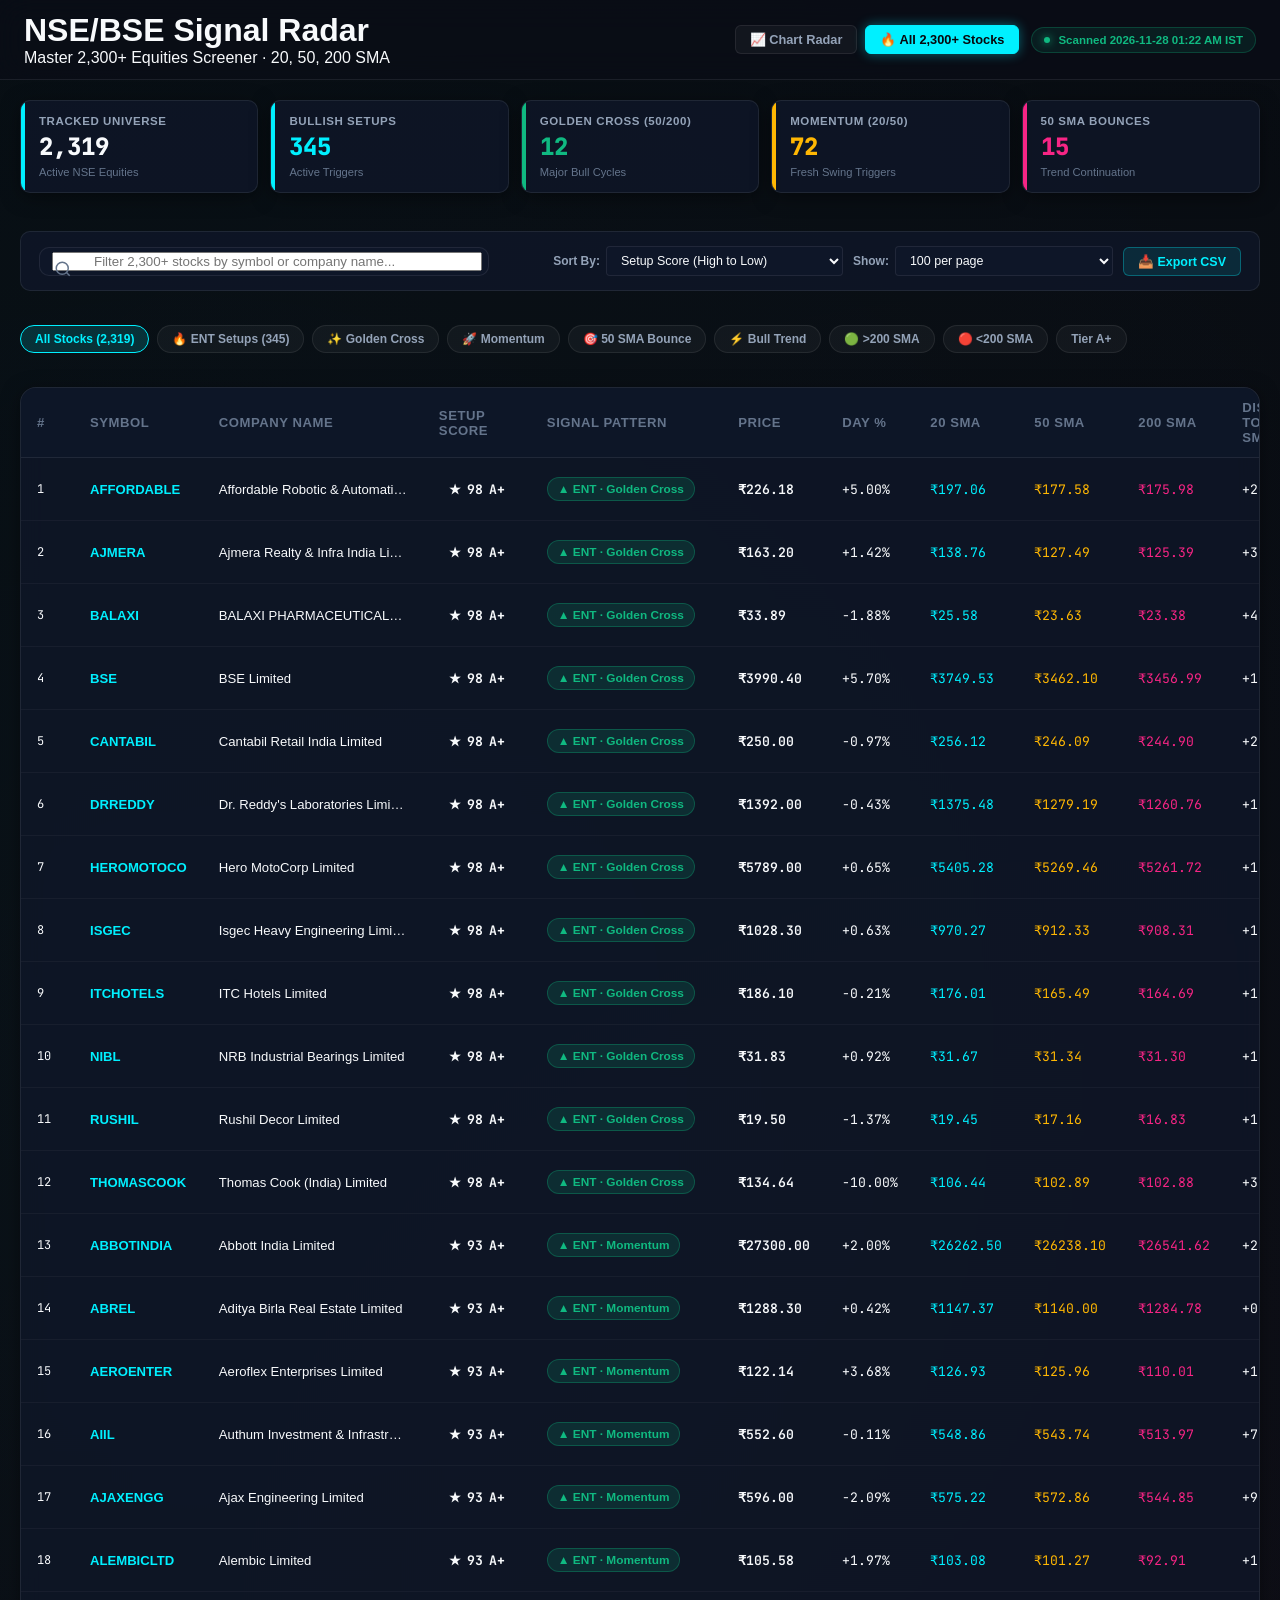
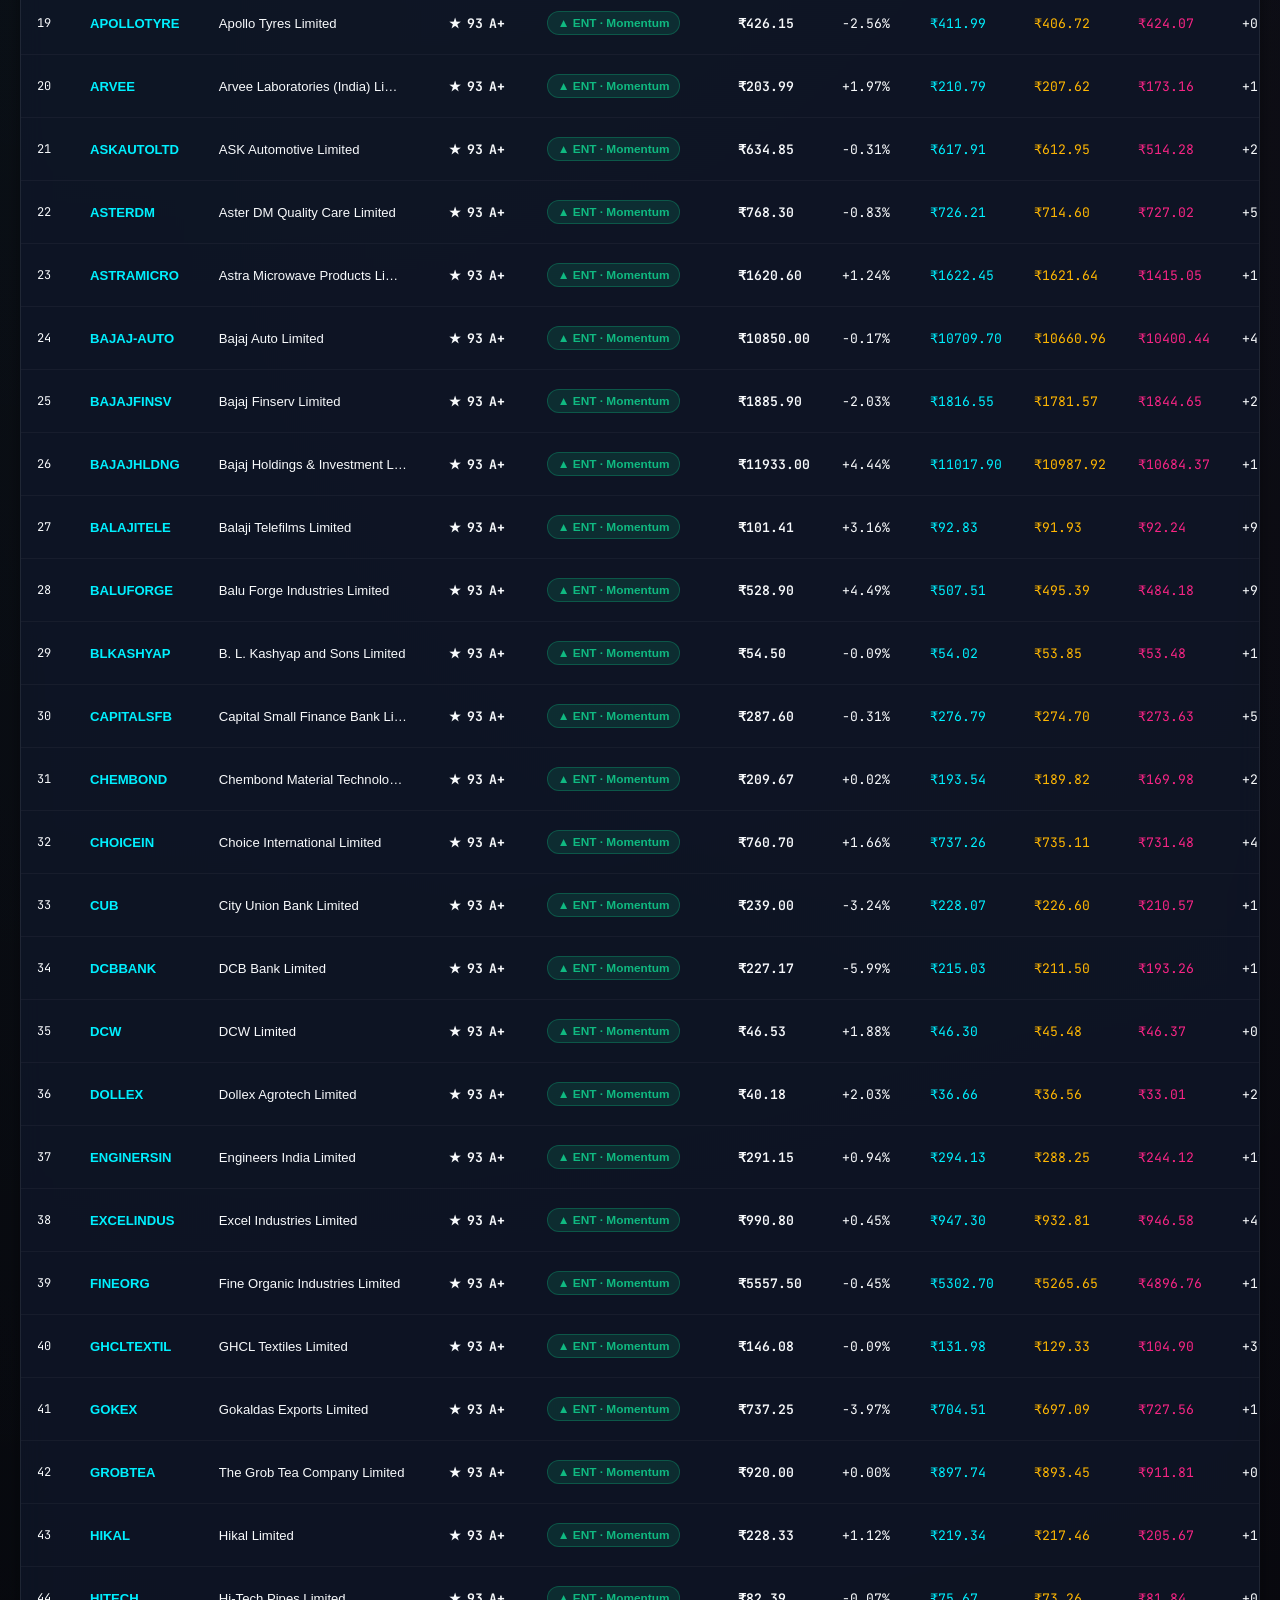
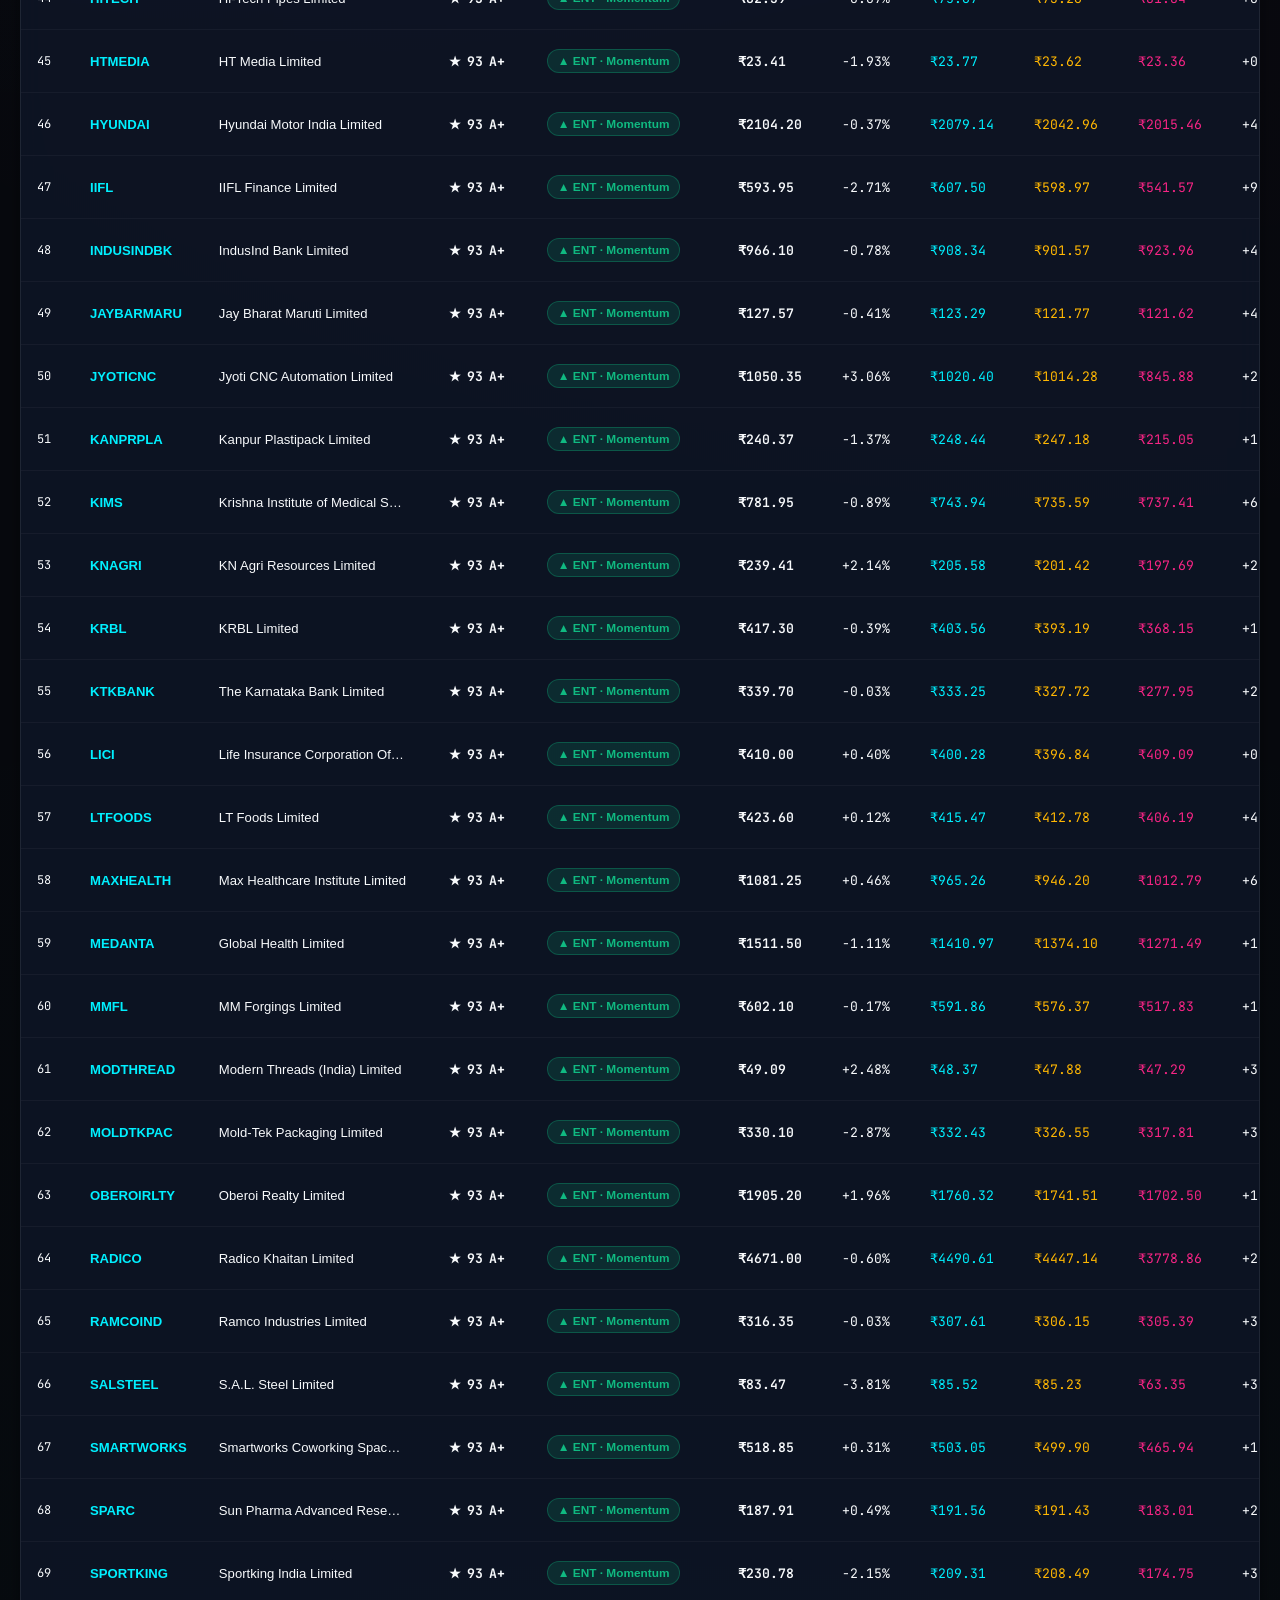
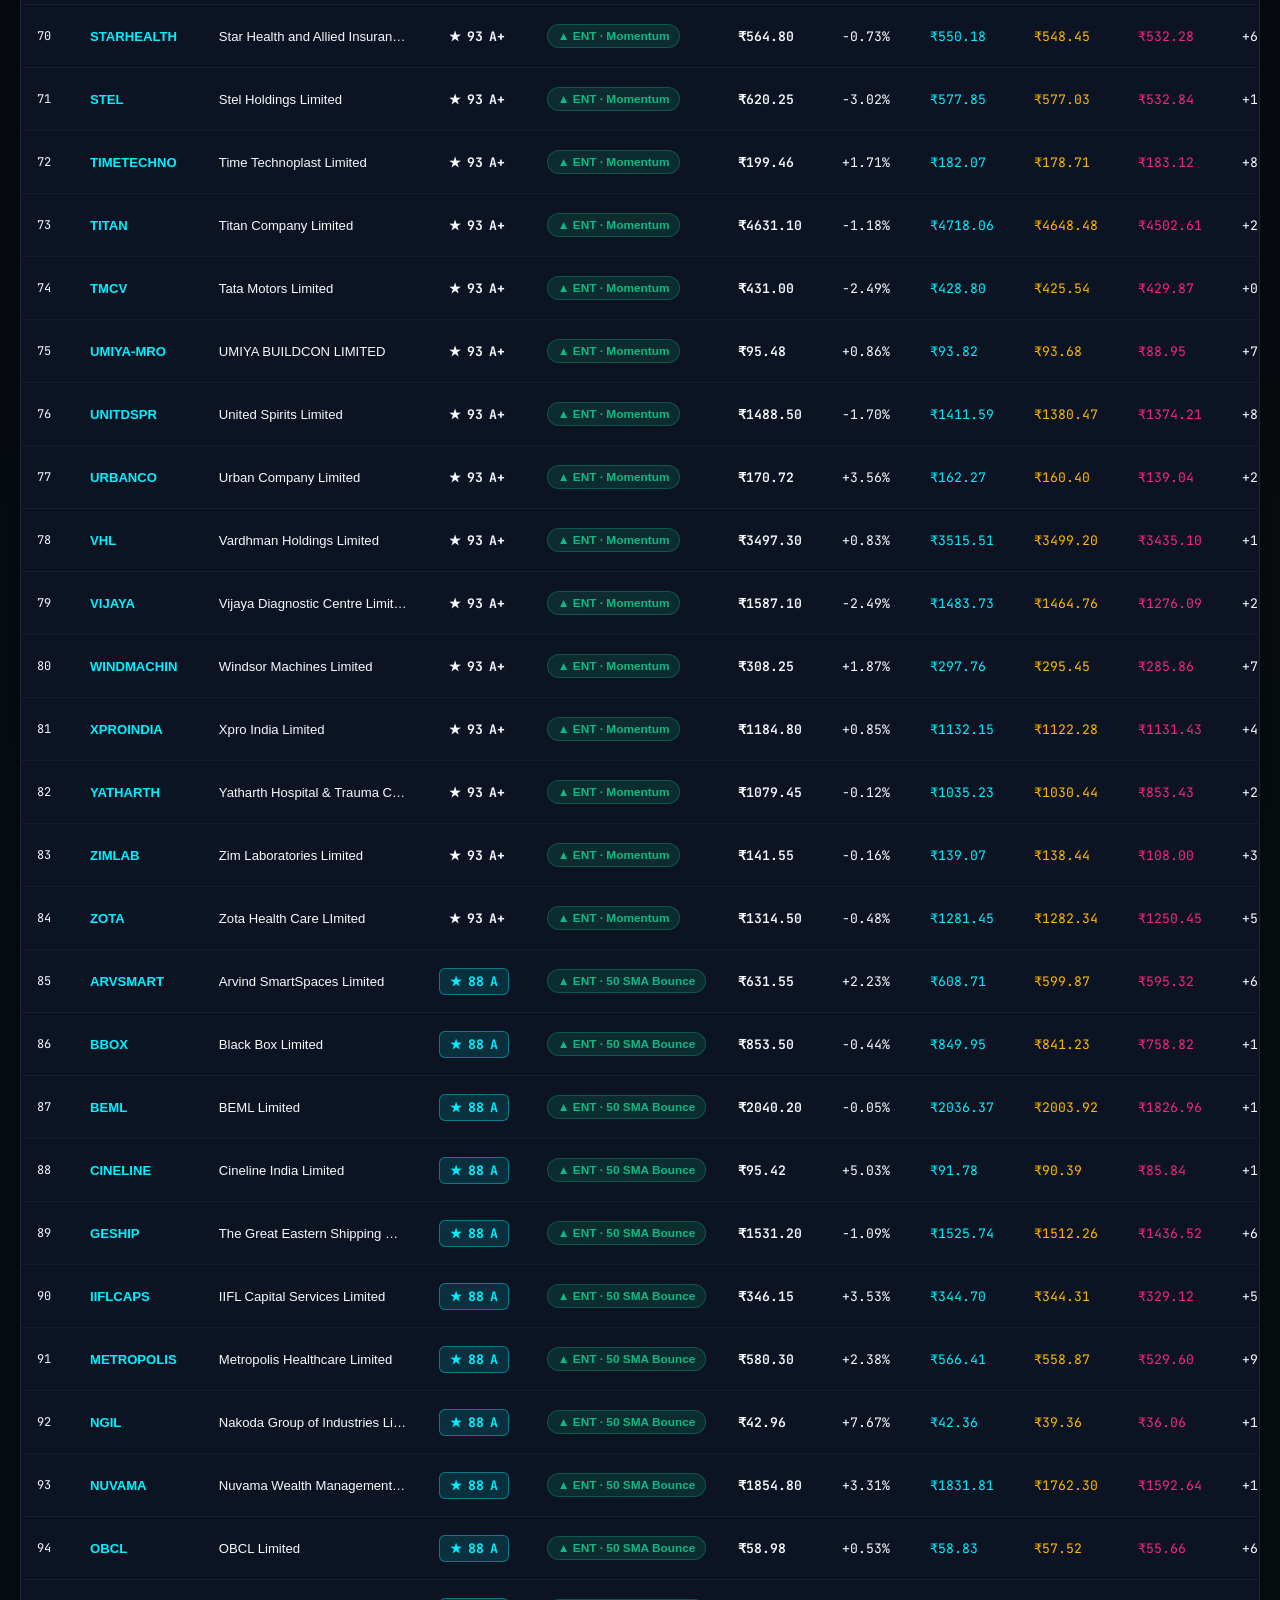
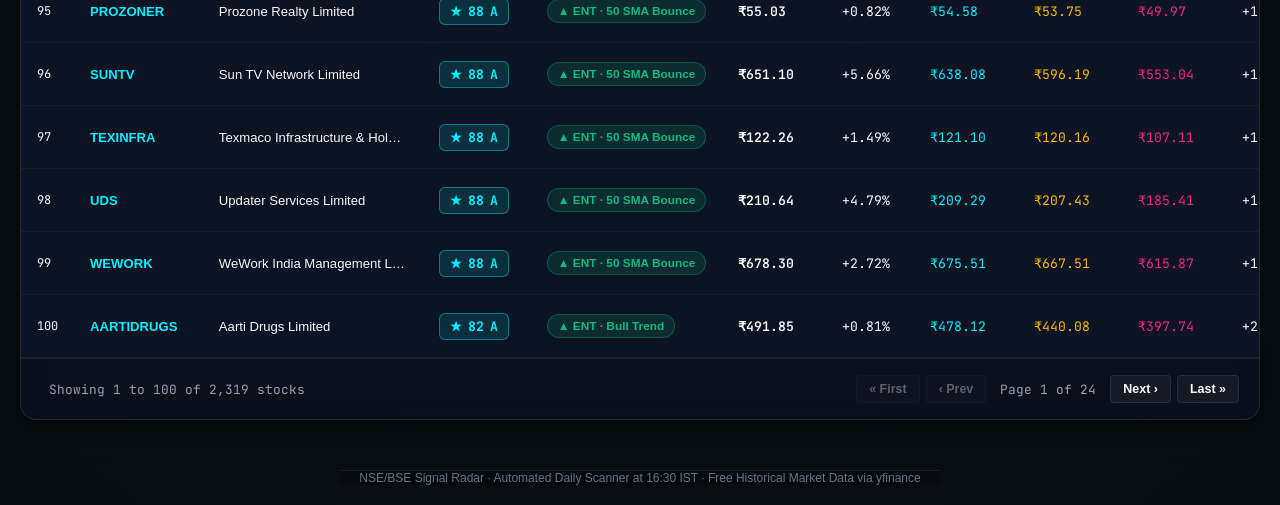
<file: stocks.html>
<!DOCTYPE html>
<html lang="en">
<head>
  <meta charset="UTF-8">
  <meta name="viewport" content="width=device-width, initial-scale=1.0">
  <title>All 2,300+ NSE Stocks Directory & Screener | NSE/BSE Signal Radar</title>
  <meta name="description" content="Explore all 2,300+ active NSE equities with 20, 50, 200 Moving Average signals, Golden Crosses, and ranked technical setups.">
  <link rel="preconnect" href="https://fonts.googleapis.com">
  <link rel="preconnect" href="https://fonts.gstatic.com" crossorigin>
  <link href="https://fonts.googleapis.com/css2?family=Inter:wght@400;500;600;700;800&family=JetBrains+Mono:wght@400;500;600;700&display=swap" rel="stylesheet">
  <link rel="stylesheet" href="styles.css">
  <style>
    .export-btn {
      background: rgba(0, 240, 255, 0.1);
      border: 1px solid rgba(0, 240, 255, 0.3);
      color: var(--color-sma20);
      padding: 6px 14px;
      border-radius: var(--radius-sm);
      font-size: 0.78rem;
      font-weight: 700;
      cursor: pointer;
      display: inline-flex;
      align-items: center;
      gap: 6px;
      transition: all 0.2s;
    }
    .export-btn:hover {
      background: var(--color-sma20);
      color: #07090e;
      box-shadow: 0 0 10px rgba(0, 240, 255, 0.4);
    }
    .tier-neutral {
      background: rgba(255, 255, 255, 0.05);
      border: 1px solid rgba(255, 255, 255, 0.1);
      color: var(--text-dim);
    }
    .badge-bearish {
      background: rgba(239, 68, 68, 0.12);
      border: 1px solid rgba(239, 68, 68, 0.3);
      color: #f87171;
    }
    .badge-early {
      background: rgba(245, 158, 11, 0.12);
      border: 1px solid rgba(245, 158, 11, 0.3);
      color: #fbbf24;
    }
    .badge-neutral {
      background: rgba(255, 255, 255, 0.05);
      border: 1px solid rgba(255, 255, 255, 0.1);
      color: var(--text-dim);
    }
  </style>
</head>
<body>
  <!-- Top Navigation Header -->
  <header class="app-header">
    <div class="header-left">
      <div class="radar-logo-pulse"></div>
      <div class="brand-text">
        <h1 class="brand-title">NSE/BSE Signal Radar</h1>
        <p class="brand-subtitle">Master 2,300+ Equities Screener · 20, 50, 200 SMA</p>
      </div>
    </div>

    <div class="header-right" style="display: flex; gap: 12px; align-items: center;">
      <nav class="main-nav" style="display: flex; gap: 8px;">
        <a href="index.html" class="nav-btn">📈 Chart Radar</a>
        <a href="stocks.html" class="nav-btn active">🔥 All 2,300+ Stocks</a>
      </nav>
      <div class="live-status">
        <span class="status-dot"></span>
        <span class="status-text" id="headerStatusText">Daily Cloud Scan</span>
      </div>
    </div>
  </header>

  <main class="app-main" style="max-width: 1400px; margin: 0 auto; padding: 20px;">
    <!-- Top Summary Metrics Banner -->
    <section class="stats-banner">
      <div class="stat-box highlight-cyan">
        <span class="stat-box-label">Tracked Universe</span>
        <span class="stat-box-num" id="statTotalStocks">2,319</span>
        <span class="stat-box-sub">Active NSE Equities</span>
      </div>
      <div class="stat-box highlight-cyan">
        <span class="stat-box-label">Bullish Setups</span>
        <span class="stat-box-num font-mono" id="statScoredCount" style="color: #00f0ff;">--</span>
        <span class="stat-box-sub">Active Triggers</span>
      </div>
      <div class="stat-box highlight-green">
        <span class="stat-box-label">Golden Cross (50/200)</span>
        <span class="stat-box-num font-mono" id="statGoldenCrosses" style="color: var(--color-bullish);">--</span>
        <span class="stat-box-sub">Major Bull Cycles</span>
      </div>
      <div class="stat-box highlight-yellow">
        <span class="stat-box-label">Momentum (20/50)</span>
        <span class="stat-box-num font-mono" id="statSwingBreakouts" style="color: var(--color-sma50);">--</span>
        <span class="stat-box-sub">Fresh Swing Triggers</span>
      </div>
      <div class="stat-box highlight-magenta">
        <span class="stat-box-label">50 SMA Bounces</span>
        <span class="stat-box-num font-mono" id="statPullbackBounces" style="color: var(--color-sma200);">--</span>
        <span class="stat-box-sub">Trend Continuation</span>
      </div>
    </section>

    <!-- Interactive Filters & Search Bar -->
    <section class="directory-controls">
      <div style="display: flex; gap: 10px; align-items: center; flex: 1; min-width: 260px; max-width: 450px;">
        <div class="search-box-wrapper" style="position: relative; width: 100%;">
          <svg class="search-icon" viewBox="0 0 24 24" width="18" height="18" fill="none" stroke="currentColor" stroke-width="2" style="position: absolute; left: 14px; top: 12px; color: var(--text-dim);">
            <circle cx="11" cy="11" r="8"></circle>
            <line x1="21" y1="21" x2="16.65" y2="16.65"></line>
          </svg>
          <input type="text" id="directorySearchInput" placeholder="Filter 2,300+ stocks by symbol or company name..." style="width: 100%; padding-left: 40px;" autocomplete="off" spellcheck="false">
        </div>
      </div>

      <div style="display: flex; gap: 10px; align-items: center; flex-wrap: wrap;">
        <div style="display: flex; align-items: center; gap: 6px;">
          <span style="font-size: 0.75rem; color: var(--text-muted); font-weight: 600;">Sort By:</span>
          <select id="sortSelect" class="select-per-page">
            <option value="score_desc">Setup Score (High to Low)</option>
            <option value="change_desc">Day % Gainers (High to Low)</option>
            <option value="change_asc">Day % Losers (Low to High)</option>
            <option value="price_desc">Price (High to Low)</option>
            <option value="price_asc">Price (Low to High)</option>
            <option value="dist200_desc">Distance to 200 SMA (High to Low)</option>
            <option value="symbol_asc">Symbol Name (A to Z)</option>
          </select>
        </div>

        <div style="display: flex; align-items: center; gap: 6px;">
          <span style="font-size: 0.75rem; color: var(--text-muted); font-weight: 600;">Show:</span>
          <select id="perPageSelect" class="select-per-page">
            <option value="50">50 per page</option>
            <option value="100" selected>100 per page</option>
            <option value="250">250 per page</option>
            <option value="500">500 per page</option>
            <option value="1000">1,000 per page</option>
            <option value="5000">All 2,300+ Stocks (Single Page)</option>
          </select>
        </div>

        <button type="button" id="exportCsvBtn" class="export-btn" title="Download visible stocks to CSV">
          📥 Export CSV
        </button>
      </div>
    </section>

    <!-- Category Filter Pills -->
    <div class="screener-filters" id="directoryFilters" style="margin-bottom: 16px;">
      <button class="filter-pill active" data-filter="all">All Stocks (<span id="countTotal">2,319</span>)</button>
      <button class="filter-pill" data-filter="scored">🔥 ENT Setups (<span id="countScored">0</span>)</button>
      <button class="filter-pill" data-filter="golden_crosses">✨ Golden Cross</button>
      <button class="filter-pill" data-filter="swing_breakouts">🚀 Momentum</button>
      <button class="filter-pill" data-filter="pullback_bounces">🎯 50 SMA Bounce</button>
      <button class="filter-pill" data-filter="power_trends">⚡ Bull Trend</button>
      <button class="filter-pill" data-filter="above_200">🟢 >200 SMA</button>
      <button class="filter-pill" data-filter="below_200">🔴 &lt;200 SMA</button>
      <button class="filter-pill" data-filter="tier_a">Tier A+</button>
    </div>

    <!-- Data Table Container -->
    <div class="tabs-section">
      <div class="table-responsive">
        <table class="data-table">
          <thead>
            <tr>
              <th style="width: 50px;">#</th>
              <th>Symbol</th>
              <th>Company Name</th>
              <th>Setup Score</th>
              <th>Signal Pattern</th>
              <th>Price</th>
              <th>Day %</th>
              <th>20 SMA</th>
              <th>50 SMA</th>
              <th>200 SMA</th>
              <th>Dist to 200 SMA</th>
              <th style="text-align: right;">Action</th>
            </tr>
          </thead>
          <tbody id="directoryTableBody">
            <tr>
              <td colspan="12" class="text-center text-muted" style="padding: 40px; text-align: center;">
                <div class="spinner" style="margin: 0 auto 12px auto;"></div>
                Loading master list of 2,300+ stocks...
              </td>
            </tr>
          </tbody>
        </table>
      </div>

      <!-- Pagination Bar -->
      <div class="pagination-bar" id="paginationBar">
        <span class="page-indicator" id="paginationInfo">Showing 0 to 0 of 0 stocks</span>
        <div class="pagination-controls">
          <button type="button" class="btn-page" id="btnFirstPage" title="First Page">« First</button>
          <button type="button" class="btn-page" id="btnPrevPage">‹ Prev</button>
          <span class="page-indicator" id="currentPageDisplay">Page 1 of 1</span>
          <button type="button" class="btn-page" id="btnNextPage">Next ›</button>
          <button type="button" class="btn-page" id="btnLastPage" title="Last Page">Last »</button>
        </div>
      </div>
    </div>
  </main>

  <footer class="app-footer" style="max-width: 1400px; margin: 30px auto 20px auto; padding: 0 20px; text-align: center; color: var(--text-dim); font-size: 0.75rem;">
    NSE/BSE Signal Radar · Automated Daily Scanner at 16:30 IST · Free Historical Market Data via yfinance
  </footer>

  <script>
    /**
     * Master 2,300+ Stocks Controller
     */
    const DIR_STATE = {
      masterStocks: [],
      scoredMap: {},
      allMerged: [],
      filtered: [],
      currentPage: 1,
      perPage: 100,
      activeFilter: 'all',
      searchQuery: '',
      sortField: 'score_desc'
    };

    const DIR_DOM = {
      tbody: document.getElementById('directoryTableBody'),
      searchInput: document.getElementById('directorySearchInput'),
      sortSelect: document.getElementById('sortSelect'),
      perPageSelect: document.getElementById('perPageSelect'),
      exportBtn: document.getElementById('exportCsvBtn'),
      filters: document.getElementById('directoryFilters'),
      paginationInfo: document.getElementById('paginationInfo'),
      currentPageDisplay: document.getElementById('currentPageDisplay'),
      btnFirst: document.getElementById('btnFirstPage'),
      btnPrev: document.getElementById('btnPrevPage'),
      btnNext: document.getElementById('btnNextPage'),
      btnLast: document.getElementById('btnLastPage'),
      statTotal: document.getElementById('statTotalStocks'),
      statScored: document.getElementById('statScoredCount'),
      statGolden: document.getElementById('statGoldenCrosses'),
      statSwing: document.getElementById('statSwingBreakouts'),
      statPullback: document.getElementById('statPullbackBounces'),
      countTotal: document.getElementById('countTotal'),
      countScored: document.getElementById('countScored'),
      headerStatus: document.getElementById('headerStatusText')
    };

    /**
     * Bootstrap & Load Data via Stale-While-Revalidate
     */
    async function initDirectory() {
      // 1. Try reading from instant browser cache
      try {
        const cachedMaster = localStorage.getItem('cached_stocks_master');
        const cachedScored = localStorage.getItem('cached_scanner_results');
        if (cachedMaster && cachedScored) {
          const masterList = JSON.parse(cachedMaster);
          const scoredPayload = JSON.parse(cachedScored);
          if (masterList.length && scoredPayload.categories) {
            processData(masterList, scoredPayload);
          }
        }
      } catch (e) {}

      // 2. Fetch fresh data concurrently
      try {
        const [masterRes, scoredRes] = await Promise.all([
          fetchMasterStocks(),
          fetchScoredSetups()
        ]);

        if (masterRes && masterRes.length && scoredRes) {
          processData(masterRes, scoredRes);
        }
      } catch (err) {
        console.error('Directory init error:', err);
      }
    }

    async function fetchMasterStocks() {
      // Try local api.php -> static file -> jsDelivr CDN
      let list = null;
      try {
        const res = await fetch('api.php?action=symbols');
        if (res.ok) list = await res.json();
      } catch (e) {}

      if (!list || !list.length) {
        try {
          const res2 = await fetch('stocks_master.json');
          if (res2.ok) list = await res2.json();
        } catch (e) {}
      }

      if (!list || !list.length) {
        try {
          const res3 = await fetch('https://cdn.jsdelivr.net/gh/darashana7/nse-signal-radar@main/stocks_master.json');
          if (res3.ok) list = await res3.json();
        } catch (e) {}
      }

      if (list && list.length) {
        try { localStorage.setItem('cached_stocks_master', JSON.stringify(list)); } catch (e) {}
      }
      return list || [];
    }

    async function fetchScoredSetups() {
      let data = null;
      try {
        const res = await fetch('api.php?action=scan_results');
        if (res.ok) data = await res.json();
      } catch (e) {}

      if (!data || !data.categories) {
        try {
          const res2 = await fetch('scanner_results.json');
          if (res2.ok) data = await res2.json();
        } catch (e) {}
      }

      if (!data || !data.categories) {
        try {
          const res3 = await fetch('https://cdn.jsdelivr.net/gh/darashana7/nse-signal-radar@main/scanner_results.json');
          if (res3.ok) data = await res3.json();
        } catch (e) {}
      }

      if (data && data.categories) {
        try { localStorage.setItem('cached_scanner_results', JSON.stringify(data)); } catch (e) {}
      }
      return data;
    }

    /**
     * Convert timestamp to Indian Standard Time (IST)
     */
    function formatIST(str) {
      if (!str) return '';
      if (typeof str === 'string' && str.includes('IST')) return str;
      if (typeof str === 'string' && str.includes('UTC')) {
        try {
          const iso = str.replace(' UTC', 'Z').replace(' ', 'T');
          const d = new Date(iso);
          if (!isNaN(d.getTime())) {
            return d.toLocaleString('en-IN', {
              timeZone: 'Asia/Kolkata',
              day: 'numeric',
              month: 'short',
              year: 'numeric',
              hour: 'numeric',
              minute: '2-digit',
              hour12: true
            }) + ' IST';
          }
        } catch (e) {}
      }
      try {
        const d = new Date(str);
        if (!isNaN(d.getTime())) {
          return d.toLocaleString('en-IN', {
            timeZone: 'Asia/Kolkata',
            day: 'numeric',
            month: 'short',
            year: 'numeric',
            hour: 'numeric',
            minute: '2-digit',
            hour12: true
          }) + ' IST';
        }
      } catch (e) {}
      return str;
    }

    /**
     * Merge 2,300+ Stocks with Scored Analysis
     */
    function processData(masterList, scoredData) {
      DIR_STATE.masterStocks = masterList;
      DIR_STATE.scoredMap = {};

      const cats = (scoredData && scoredData.categories) ? scoredData.categories : {};
      const allScored = cats.all_top || [];

      // 1. First populate all analyzed stocks from all_stocks if available
      if (scoredData && Array.isArray(scoredData.all_stocks)) {
        scoredData.all_stocks.forEach(item => {
          if (item && item.symbol) {
            DIR_STATE.scoredMap[item.symbol] = item;
          }
        });
      }

      // 2. Ensure all scored setups in all_top are mapped
      allScored.forEach(item => {
        if (item && item.symbol) {
          DIR_STATE.scoredMap[item.symbol] = item;
        }
      });

      // Update stat cards
      const goldenCount = (cats.golden_crosses || []).length;
      const swingCount = (cats.swing_breakouts || []).length;
      const pullbackCount = (cats.pullback_bounces || []).length;
      const totalUniverse = (scoredData && scoredData.totalScanned) ? scoredData.totalScanned : masterList.length;

      if (DIR_DOM.statTotal) DIR_DOM.statTotal.textContent = totalUniverse.toLocaleString();
      if (DIR_DOM.countTotal) DIR_DOM.countTotal.textContent = totalUniverse.toLocaleString();
      if (DIR_DOM.statScored) DIR_DOM.statScored.textContent = allScored.length;
      if (DIR_DOM.statGolden) DIR_DOM.statGolden.textContent = goldenCount;
      if (DIR_DOM.statSwing) DIR_DOM.statSwing.textContent = swingCount;
      if (DIR_DOM.statPullback) DIR_DOM.statPullback.textContent = pullbackCount;
      if (DIR_DOM.countScored) DIR_DOM.countScored.textContent = allScored.length;

      if (scoredData && scoredData.generatedAt && DIR_DOM.headerStatus) {
        DIR_DOM.headerStatus.textContent = `Scanned ${formatIST(scoredData.generatedAt)}`;
      }

      // Merge master stocks with scored setups
      DIR_STATE.allMerged = masterList.map(stock => {
        const scored = DIR_STATE.scoredMap[stock.s];
        if (scored) {
          return {
            ...scored,
            name: scored.name || stock.n,
            isScored: (scored.score > 0)
          };
        }
        return {
          symbol: stock.s,
          name: stock.n,
          score: 0,
          tier: 'NEUTRAL',
          setupType: 'NEUTRAL',
          badgeLabel: 'Neutral / Untriggered',
          price: null,
          changePercent: null,
          sma20: null,
          sma50: null,
          sma200: null,
          dist200Pct: null,
          isScored: false
        };
      });

      applyFiltersAndSort();
    }

    /**
     * Filter & Sort In Memory
     */
    function applyFiltersAndSort() {
      const q = DIR_STATE.searchQuery.trim().toUpperCase();
      const filter = DIR_STATE.activeFilter;

      let list = DIR_STATE.allMerged;

      // 1. Category Filter
      if (filter === 'scored') {
        list = list.filter(x => x.isScored);
      } else if (filter === 'golden_crosses') {
        list = list.filter(x => x.setupType === 'GOLDEN_CROSS');
      } else if (filter === 'swing_breakouts') {
        list = list.filter(x => x.setupType === 'SWING_BREAKOUT');
      } else if (filter === 'pullback_bounces') {
        list = list.filter(x => x.setupType === 'PULLBACK_BOUNCE');
      } else if (filter === 'power_trends') {
        list = list.filter(x => x.setupType === 'POWER_TREND');
      } else if (filter === 'above_200') {
        list = list.filter(x => x.price && x.sma200 && x.price > x.sma200);
      } else if (filter === 'below_200') {
        list = list.filter(x => x.price && x.sma200 && x.price < x.sma200);
      } else if (filter === 'tier_a') {
        list = list.filter(x => x.tier === 'A+' || x.tier === 'A');
      }

      // 2. Search Query Filter
      if (q) {
        list = list.filter(x => (x.symbol && x.symbol.includes(q)) || (x.name && x.name.toUpperCase().includes(q)));
      }

      // 3. Sorting
      const sort = DIR_STATE.sortField;
      list.sort((a, b) => {
        if (sort === 'score_desc') return (b.score || 0) - (a.score || 0);
        if (sort === 'change_desc') return (Number(b.changePercent) || -999) - (Number(a.changePercent) || -999);
        if (sort === 'change_asc') return (Number(a.changePercent) || 999) - (Number(b.changePercent) || 999);
        if (sort === 'price_desc') return (Number(b.price) || 0) - (Number(a.price) || 0);
        if (sort === 'price_asc') return (Number(a.price) || 0) - (Number(b.price) || 0);
        if (sort === 'dist200_desc') return (Number(b.dist200Pct) || -999) - (Number(a.dist200Pct) || -999);
        if (sort === 'symbol_asc') return (a.symbol || '').localeCompare(b.symbol || '');
        return 0;
      });

      DIR_STATE.filtered = list;
      DIR_STATE.currentPage = 1;
      renderTable();
    }

    /**
     * Render Active Page
     */
    function renderTable() {
      const total = DIR_STATE.filtered.length;
      const perPage = DIR_STATE.perPage;
      const maxPages = Math.max(1, Math.ceil(total / perPage));

      if (DIR_STATE.currentPage > maxPages) DIR_STATE.currentPage = maxPages;
      if (DIR_STATE.currentPage < 1) DIR_STATE.currentPage = 1;

      const page = DIR_STATE.currentPage;
      const startIdx = (page - 1) * perPage;
      const endIdx = Math.min(total, startIdx + perPage);

      const pageItems = DIR_STATE.filtered.slice(startIdx, endIdx);

      // Update Pagination info
      DIR_DOM.paginationInfo.textContent = `Showing ${total > 0 ? (startIdx + 1).toLocaleString() : 0} to ${endIdx.toLocaleString()} of ${total.toLocaleString()} stocks`;
      DIR_DOM.currentPageDisplay.textContent = `Page ${page} of ${maxPages}`;
      DIR_DOM.btnFirst.disabled = (page <= 1);
      DIR_DOM.btnPrev.disabled = (page <= 1);
      DIR_DOM.btnNext.disabled = (page >= maxPages);
      DIR_DOM.btnLast.disabled = (page >= maxPages);

      if (!pageItems.length) {
        DIR_DOM.tbody.innerHTML = `<tr><td colspan="12" class="text-center text-muted" style="padding: 30px; text-align: center;">No stocks found matching the criteria.</td></tr>`;
        return;
      }

      DIR_DOM.tbody.innerHTML = pageItems.map((item, idx) => {
        const globalRank = startIdx + idx + 1;
        let scoreBadgeClass = 'tier-neutral';
        if (item.tier === 'A+') scoreBadgeClass = 'tier-aplus';
        else if (item.tier === 'A') scoreBadgeClass = 'tier-a';
        else if (item.tier === 'B') scoreBadgeClass = 'tier-b';

        let badgeTypeClass = 'badge-signal-entry';
        let shortBadgeText = '▲ ENT · ' + (item.badgeLabel || 'Trigger');

        if (item.setupType === 'GOLDEN_CROSS') {
          badgeTypeClass = 'badge-signal-entry';
          shortBadgeText = '▲ ENT · Golden Cross';
        } else if (item.setupType === 'SWING_BREAKOUT') {
          badgeTypeClass = 'badge-signal-entry';
          shortBadgeText = '▲ ENT · Momentum';
        } else if (item.setupType === 'PULLBACK_BOUNCE') {
          badgeTypeClass = 'badge-signal-entry';
          shortBadgeText = '▲ ENT · 50 SMA Bounce';
        } else if (item.setupType === 'POWER_TREND') {
          badgeTypeClass = 'badge-signal-entry';
          shortBadgeText = '▲ ENT · Bull Trend';
        } else if (item.setupType === 'EARLY_ACCUMULATION') {
          badgeTypeClass = 'badge-early';
          shortBadgeText = '▲ ENT · 200 Reclaim';
        } else if (item.setupType === 'BELOW_200_SMA') {
          badgeTypeClass = 'badge-bearish';
          shortBadgeText = '▼ EXT · Below 200';
        } else if (item.setupType === 'BEARISH_ALIGNMENT') {
          badgeTypeClass = 'badge-bearish';
          shortBadgeText = '▼ EXT · Bear Trend';
        } else if (item.setupType === 'NEUTRAL') {
          badgeTypeClass = 'badge-neutral';
          shortBadgeText = '— Neutral';
        }

        const priceFormatted = (item.price !== null && item.price !== undefined)
          ? '₹' + Number(item.price).toFixed(2)
          : '<span class="text-muted">-</span>';

        const dayChangeFormatted = (item.changePercent !== null && item.changePercent !== undefined)
          ? `<span class="${Number(item.changePercent) >= 0 ? 'val-positive' : 'val-negative'}">${Number(item.changePercent) >= 0 ? '+' : ''}${Number(item.changePercent).toFixed(2)}%</span>`
          : '<span class="text-muted">-</span>';

        const sma20Formatted = item.sma20 ? '₹' + Number(item.sma20).toFixed(2) : '-';
        const sma50Formatted = item.sma50 ? '₹' + Number(item.sma50).toFixed(2) : '-';
        const sma200Formatted = item.sma200 ? '₹' + Number(item.sma200).toFixed(2) : '-';

        const dist200Formatted = (item.dist200Pct !== null && item.dist200Pct !== undefined)
          ? `<span class="${Number(item.dist200Pct) >= 0 ? 'val-positive' : 'val-negative'}">${Number(item.dist200Pct) >= 0 ? '+' : ''}${Number(item.dist200Pct).toFixed(1)}%</span>`
          : '<span class="text-muted">-</span>';

        return `
          <tr>
            <td class="font-mono text-muted" style="font-size: 0.75rem;">${globalRank}</td>
            <td class="col-symbol">
              <a href="index.html?symbol=${encodeURIComponent(item.symbol)}" style="color: var(--color-sma20); text-decoration: none; font-weight: 700;">
                ${item.symbol}
              </a>
            </td>
            <td style="max-width: 220px; white-space: nowrap; overflow: hidden; text-overflow: ellipsis;" title="${item.name || ''}">
              ${item.name || item.symbol}
            </td>
            <td>
              ${item.score > 0 ? `
                <div class="badge-score ${scoreBadgeClass}">
                  <span class="score-star">★</span>
                  <span>${item.score}</span>
                  <span class="score-tier">${item.tier}</span>
                </div>
              ` : `<span class="badge-score tier-neutral">--</span>`}
            </td>
            <td>
              <span class="${badgeTypeClass}" style="white-space: nowrap; font-size: 0.74rem; font-weight: 600;">
                ${shortBadgeText}
              </span>
            </td>
            <td class="font-mono" style="font-weight: 600;">${priceFormatted}</td>
            <td class="font-mono">${dayChangeFormatted}</td>
            <td class="font-mono" style="color: var(--color-sma20);">${sma20Formatted}</td>
            <td class="font-mono" style="color: var(--color-sma50);">${sma50Formatted}</td>
            <td class="font-mono" style="color: var(--color-sma200);">${sma200Formatted}</td>
            <td class="font-mono">${dist200Formatted}</td>
            <td style="text-align: right;">
              <a href="index.html?symbol=${encodeURIComponent(item.symbol)}" class="btn-view-stock" style="text-decoration: none; display: inline-block;">
                View Chart
              </a>
            </td>
          </tr>
        `;
      }).join('');
    }

    /**
     * CSV Export Feature
     */
    function exportToCsv() {
      if (!DIR_STATE.filtered.length) return;
      const headers = ['Rank', 'Symbol', 'Name', 'Score', 'Tier', 'Pattern', 'Price', 'DayChangePercent', 'SMA20', 'SMA50', 'SMA200', 'Dist200Percent'];
      const rows = DIR_STATE.filtered.map((item, idx) => [
        idx + 1,
        item.symbol,
        `"${(item.name || '').replace(/"/g, '""')}"`,
        item.score || '',
        item.tier || '',
        `"${(item.badgeLabel || '').replace(/"/g, '""')}"`,
        item.price || '',
        item.changePercent || '',
        item.sma20 || '',
        item.sma50 || '',
        item.sma200 || '',
        item.dist200Pct || ''
      ]);

      const csvContent = 'data:text/csv;charset=utf-8,' + [headers.join(','), ...rows.map(r => r.join(','))].join('\n');
      const encodedUri = encodeURI(csvContent);
      const link = document.createElement('a');
      link.setAttribute('href', encodedUri);
      link.setAttribute('download', `nse_stocks_screener_${new Date().toISOString().slice(0, 10)}.csv`);
      document.body.appendChild(link);
      link.click();
      document.body.removeChild(link);
    }

    /**
     * Event Listeners
     */
    let searchDebounce = null;
    DIR_DOM.searchInput.addEventListener('input', e => {
      clearTimeout(searchDebounce);
      searchDebounce = setTimeout(() => {
        DIR_STATE.searchQuery = e.target.value;
        applyFiltersAndSort();
      }, 120);
    });

    DIR_DOM.sortSelect.addEventListener('change', e => {
      DIR_STATE.sortField = e.target.value;
      applyFiltersAndSort();
    });

    DIR_DOM.perPageSelect.addEventListener('change', e => {
      DIR_STATE.perPage = parseInt(e.target.value, 10);
      DIR_STATE.currentPage = 1;
      renderTable();
    });

    DIR_DOM.filters.addEventListener('click', e => {
      const pill = e.target.closest('.filter-pill');
      if (!pill) return;
      DIR_DOM.filters.querySelectorAll('.filter-pill').forEach(p => p.classList.remove('active'));
      pill.classList.add('active');
      DIR_STATE.activeFilter = pill.dataset.filter;
      applyFiltersAndSort();
    });

    DIR_DOM.exportBtn.addEventListener('click', exportToCsv);

    DIR_DOM.btnFirst.addEventListener('click', () => { DIR_STATE.currentPage = 1; renderTable(); window.scrollTo({ top: 300, behavior: 'smooth' }); });
    DIR_DOM.btnPrev.addEventListener('click', () => { DIR_STATE.currentPage--; renderTable(); window.scrollTo({ top: 300, behavior: 'smooth' }); });
    DIR_DOM.btnNext.addEventListener('click', () => { DIR_STATE.currentPage++; renderTable(); window.scrollTo({ top: 300, behavior: 'smooth' }); });
    DIR_DOM.btnLast.addEventListener('click', () => { DIR_STATE.currentPage = 9999; renderTable(); window.scrollTo({ top: 300, behavior: 'smooth' }); });

    document.addEventListener('DOMContentLoaded', initDirectory);
  </script>
</body>
</html>
</file>
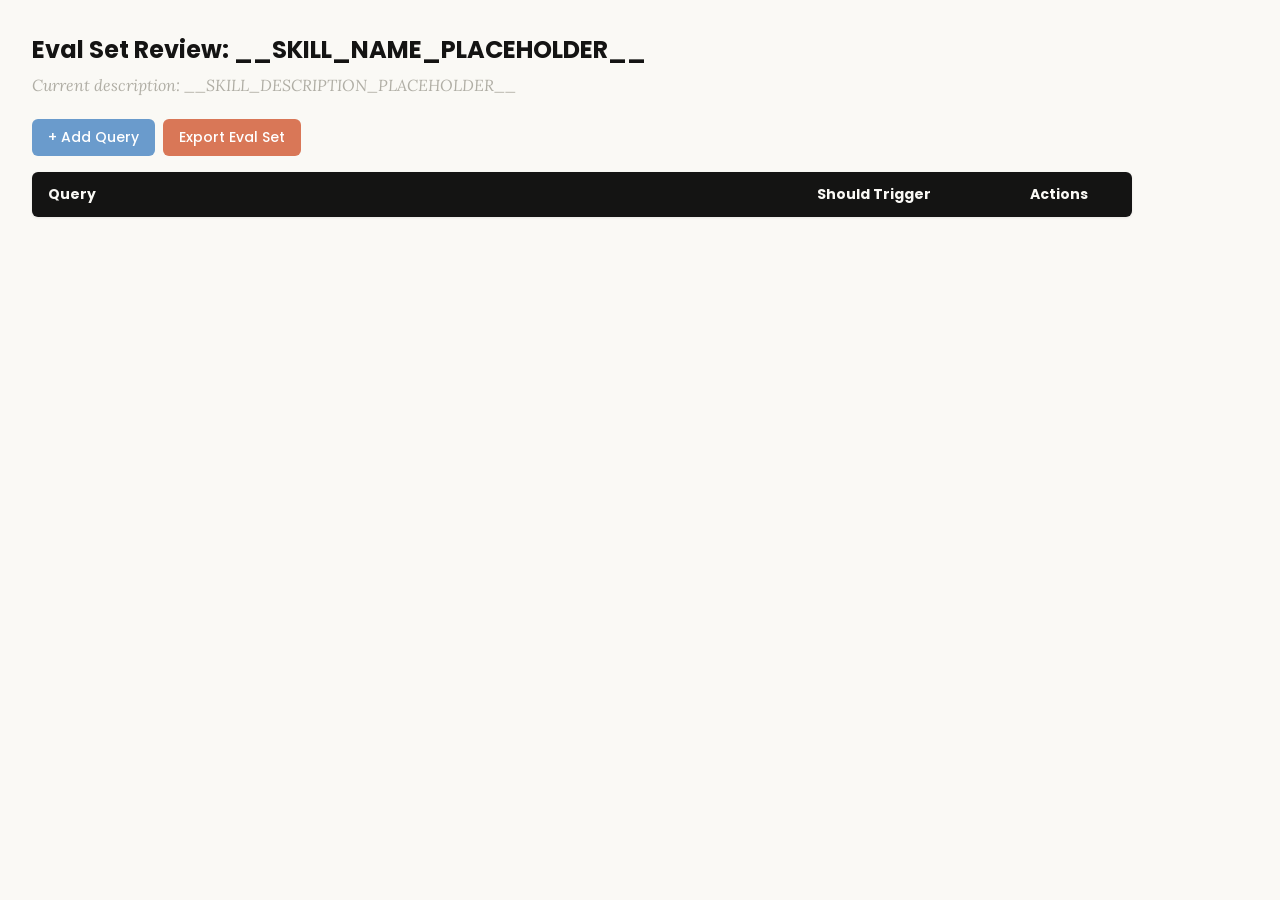
<file: .agents/skills/skill-creator/assets/eval_review.html>
<!DOCTYPE html>
<html lang="en">
<head>
  <meta charset="UTF-8">
  <meta name="viewport" content="width=device-width, initial-scale=1.0">
  <title>Eval Set Review - __SKILL_NAME_PLACEHOLDER__</title>
  <link rel="preconnect" href="https://fonts.googleapis.com">
  <link rel="preconnect" href="https://fonts.gstatic.com" crossorigin>
  <link href="https://fonts.googleapis.com/css2?family=Poppins:wght@500;600&family=Lora:wght@400;500&display=swap" rel="stylesheet">
  <style>
    * { box-sizing: border-box; margin: 0; padding: 0; }
    body { font-family: 'Lora', Georgia, serif; background: #faf9f5; padding: 2rem; color: #141413; }
    h1 { font-family: 'Poppins', sans-serif; margin-bottom: 0.5rem; font-size: 1.5rem; }
    .description { color: #b0aea5; margin-bottom: 1.5rem; font-style: italic; max-width: 900px; }
    .controls { margin-bottom: 1rem; display: flex; gap: 0.5rem; }
    .btn { font-family: 'Poppins', sans-serif; padding: 0.5rem 1rem; border: none; border-radius: 6px; cursor: pointer; font-size: 0.875rem; font-weight: 500; }
    .btn-add { background: #6a9bcc; color: white; }
    .btn-add:hover { background: #5889b8; }
    .btn-export { background: #d97757; color: white; }
    .btn-export:hover { background: #c4613f; }
    table { width: 100%; max-width: 1100px; border-collapse: collapse; background: white; border-radius: 6px; overflow: hidden; box-shadow: 0 1px 3px rgba(0,0,0,0.08); }
    th { font-family: 'Poppins', sans-serif; background: #141413; color: #faf9f5; padding: 0.75rem 1rem; text-align: left; font-size: 0.875rem; }
    td { padding: 0.75rem 1rem; border-bottom: 1px solid #e8e6dc; vertical-align: top; }
    tr:nth-child(even) td { background: #faf9f5; }
    tr:hover td { background: #f3f1ea; }
    .section-header td { background: #e8e6dc; font-family: 'Poppins', sans-serif; font-weight: 500; font-size: 0.8rem; color: #141413; text-transform: uppercase; letter-spacing: 0.05em; }
    .query-input { width: 100%; padding: 0.4rem; border: 1px solid #e8e6dc; border-radius: 4px; font-size: 0.875rem; font-family: 'Lora', Georgia, serif; resize: vertical; min-height: 60px; }
    .query-input:focus { outline: none; border-color: #d97757; box-shadow: 0 0 0 2px rgba(217,119,87,0.15); }
    .toggle { position: relative; display: inline-block; width: 44px; height: 24px; }
    .toggle input { opacity: 0; width: 0; height: 0; }
    .toggle .slider { position: absolute; inset: 0; background: #b0aea5; border-radius: 24px; cursor: pointer; transition: 0.2s; }
    .toggle .slider::before { content: ""; position: absolute; width: 18px; height: 18px; left: 3px; bottom: 3px; background: white; border-radius: 50%; transition: 0.2s; }
    .toggle input:checked + .slider { background: #d97757; }
    .toggle input:checked + .slider::before { transform: translateX(20px); }
    .btn-delete { background: #c44; color: white; padding: 0.3rem 0.6rem; border: none; border-radius: 4px; cursor: pointer; font-size: 0.75rem; font-family: 'Poppins', sans-serif; }
    .btn-delete:hover { background: #a33; }
    .summary { margin-top: 1rem; color: #b0aea5; font-size: 0.875rem; }
  </style>
</head>
<body>
  <h1>Eval Set Review: <span id="skill-name">__SKILL_NAME_PLACEHOLDER__</span></h1>
  <p class="description">Current description: <span id="skill-desc">__SKILL_DESCRIPTION_PLACEHOLDER__</span></p>

  <div class="controls">
    <button class="btn btn-add" onclick="addRow()">+ Add Query</button>
    <button class="btn btn-export" onclick="exportEvalSet()">Export Eval Set</button>
  </div>

  <table>
    <thead>
      <tr>
        <th style="width:65%">Query</th>
        <th style="width:18%">Should Trigger</th>
        <th style="width:10%">Actions</th>
      </tr>
    </thead>
    <tbody id="eval-body"></tbody>
  </table>

  <p class="summary" id="summary"></p>

  <script>
    const EVAL_DATA = __EVAL_DATA_PLACEHOLDER__;

    let evalItems = [...EVAL_DATA];

    function render() {
      const tbody = document.getElementById('eval-body');
      tbody.innerHTML = '';

      // Sort: should-trigger first, then should-not-trigger
      const sorted = evalItems
        .map((item, origIdx) => ({ ...item, origIdx }))
        .sort((a, b) => (b.should_trigger ? 1 : 0) - (a.should_trigger ? 1 : 0));

      let lastGroup = null;
      sorted.forEach(item => {
        const group = item.should_trigger ? 'trigger' : 'no-trigger';
        if (group !== lastGroup) {
          const headerRow = document.createElement('tr');
          headerRow.className = 'section-header';
          headerRow.innerHTML = `<td colspan="3">${item.should_trigger ? 'Should Trigger' : 'Should NOT Trigger'}</td>`;
          tbody.appendChild(headerRow);
          lastGroup = group;
        }

        const idx = item.origIdx;
        const tr = document.createElement('tr');
        tr.innerHTML = `
          <td><textarea class="query-input" onchange="updateQuery(${idx}, this.value)">${escapeHtml(item.query)}</textarea></td>
          <td>
            <label class="toggle">
              <input type="checkbox" ${item.should_trigger ? 'checked' : ''} onchange="updateTrigger(${idx}, this.checked)">
              <span class="slider"></span>
            </label>
            <span style="margin-left:8px;font-size:0.8rem;color:#b0aea5">${item.should_trigger ? 'Yes' : 'No'}</span>
          </td>
          <td><button class="btn-delete" onclick="deleteRow(${idx})">Delete</button></td>
        `;
        tbody.appendChild(tr);
      });
      updateSummary();
    }

    function escapeHtml(text) {
      const div = document.createElement('div');
      div.textContent = text;
      return div.innerHTML;
    }

    function updateQuery(idx, value) { evalItems[idx].query = value; updateSummary(); }
    function updateTrigger(idx, value) { evalItems[idx].should_trigger = value; render(); }
    function deleteRow(idx) { evalItems.splice(idx, 1); render(); }

    function addRow() {
      evalItems.push({ query: '', should_trigger: true });
      render();
      const inputs = document.querySelectorAll('.query-input');
      inputs[inputs.length - 1].focus();
    }

    function updateSummary() {
      const trigger = evalItems.filter(i => i.should_trigger).length;
      const noTrigger = evalItems.filter(i => !i.should_trigger).length;
      document.getElementById('summary').textContent =
        `${evalItems.length} queries total: ${trigger} should trigger, ${noTrigger} should not trigger`;
    }

    function exportEvalSet() {
      const valid = evalItems.filter(i => i.query.trim() !== '');
      const data = valid.map(i => ({ query: i.query.trim(), should_trigger: i.should_trigger }));
      const blob = new Blob([JSON.stringify(data, null, 2)], { type: 'application/json' });
      const url = URL.createObjectURL(blob);
      const a = document.createElement('a');
      a.href = url;
      a.download = 'eval_set.json';
      document.body.appendChild(a);
      a.click();
      document.body.removeChild(a);
      URL.revokeObjectURL(url);
    }

    render();
  </script>
</body>
</html>
</file>
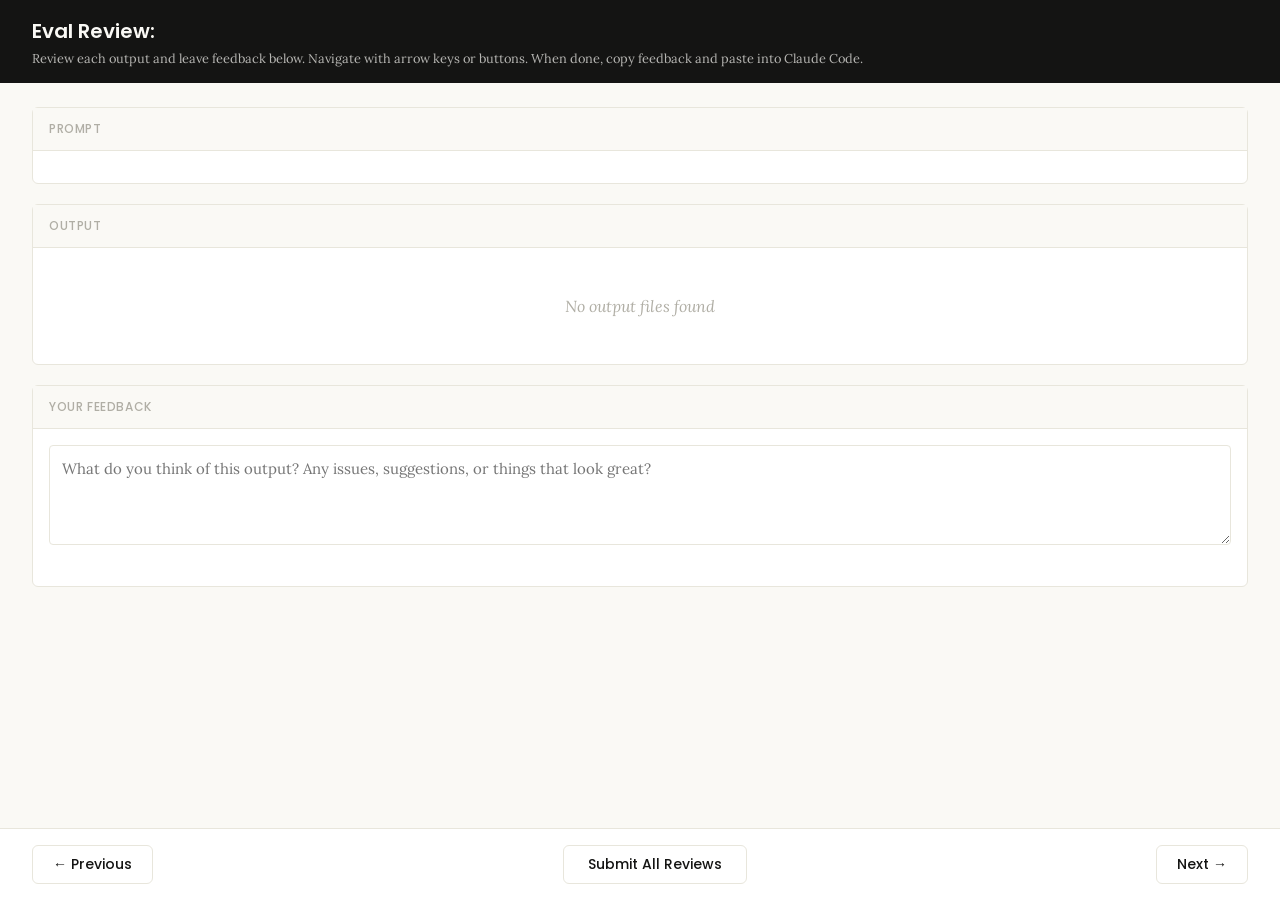
<file: .agents/skills/skill-creator/eval-viewer/viewer.html>
<!DOCTYPE html>
<html lang="en">
<head>
  <meta charset="UTF-8">
  <meta name="viewport" content="width=device-width, initial-scale=1.0">
  <title>Eval Review</title>
  <link rel="preconnect" href="https://fonts.googleapis.com">
  <link rel="preconnect" href="https://fonts.gstatic.com" crossorigin>
  <link href="https://fonts.googleapis.com/css2?family=Poppins:wght@500;600&family=Lora:wght@400;500&display=swap" rel="stylesheet">
  <script src="https://cdn.sheetjs.com/xlsx-0.20.3/package/dist/xlsx.full.min.js" integrity="sha384-EnyY0/GSHQGSxSgMwaIPzSESbqoOLSexfnSMN2AP+39Ckmn92stwABZynq1JyzdT" crossorigin="anonymous"></script>
  <style>
    :root {
      --bg: #faf9f5;
      --surface: #ffffff;
      --border: #e8e6dc;
      --text: #141413;
      --text-muted: #b0aea5;
      --accent: #d97757;
      --accent-hover: #c4613f;
      --green: #788c5d;
      --green-bg: #eef2e8;
      --red: #c44;
      --red-bg: #fceaea;
      --header-bg: #141413;
      --header-text: #faf9f5;
      --radius: 6px;
    }

    * { box-sizing: border-box; margin: 0; padding: 0; }

    body {
      font-family: 'Lora', Georgia, serif;
      background: var(--bg);
      color: var(--text);
      height: 100vh;
      display: flex;
      flex-direction: column;
    }

    /* ---- Header ---- */
    .header {
      background: var(--header-bg);
      color: var(--header-text);
      padding: 1rem 2rem;
      display: flex;
      justify-content: space-between;
      align-items: center;
      flex-shrink: 0;
    }
    .header h1 {
      font-family: 'Poppins', sans-serif;
      font-size: 1.25rem;
      font-weight: 600;
    }
    .header .instructions {
      font-size: 0.8rem;
      opacity: 0.7;
      margin-top: 0.25rem;
    }
    .header .progress {
      font-size: 0.875rem;
      opacity: 0.8;
      text-align: right;
    }

    /* ---- Main content ---- */
    .main {
      flex: 1;
      overflow-y: auto;
      padding: 1.5rem 2rem;
      display: flex;
      flex-direction: column;
      gap: 1.25rem;
    }

    /* ---- Sections ---- */
    .section {
      background: var(--surface);
      border: 1px solid var(--border);
      border-radius: var(--radius);
      flex-shrink: 0;
    }
    .section-header {
      font-family: 'Poppins', sans-serif;
      padding: 0.75rem 1rem;
      font-size: 0.75rem;
      font-weight: 500;
      text-transform: uppercase;
      letter-spacing: 0.05em;
      color: var(--text-muted);
      border-bottom: 1px solid var(--border);
      background: var(--bg);
    }
    .section-body {
      padding: 1rem;
    }

    /* ---- Config badge ---- */
    .config-badge {
      display: inline-block;
      padding: 0.2rem 0.625rem;
      border-radius: 9999px;
      font-family: 'Poppins', sans-serif;
      font-size: 0.6875rem;
      font-weight: 600;
      text-transform: uppercase;
      letter-spacing: 0.03em;
      margin-left: 0.75rem;
      vertical-align: middle;
    }
    .config-badge.config-primary {
      background: rgba(33, 150, 243, 0.12);
      color: #1976d2;
    }
    .config-badge.config-baseline {
      background: rgba(255, 193, 7, 0.15);
      color: #f57f17;
    }

    /* ---- Prompt ---- */
    .prompt-text {
      white-space: pre-wrap;
      font-size: 0.9375rem;
      line-height: 1.6;
    }

    /* ---- Outputs ---- */
    .output-file {
      border: 1px solid var(--border);
      border-radius: var(--radius);
      overflow: hidden;
    }
    .output-file + .output-file {
      margin-top: 1rem;
    }
    .output-file-header {
      padding: 0.5rem 0.75rem;
      font-size: 0.8rem;
      font-weight: 600;
      color: var(--text-muted);
      background: var(--bg);
      border-bottom: 1px solid var(--border);
      font-family: 'SF Mono', SFMono-Regular, Consolas, 'Liberation Mono', Menlo, monospace;
      display: flex;
      justify-content: space-between;
      align-items: center;
    }
    .output-file-header .dl-btn {
      font-size: 0.7rem;
      color: var(--accent);
      text-decoration: none;
      cursor: pointer;
      font-family: -apple-system, BlinkMacSystemFont, 'Segoe UI', sans-serif;
      font-weight: 500;
      opacity: 0.8;
    }
    .output-file-header .dl-btn:hover {
      opacity: 1;
      text-decoration: underline;
    }
    .output-file-content {
      padding: 0.75rem;
      overflow-x: auto;
    }
    .output-file-content pre {
      font-size: 0.8125rem;
      line-height: 1.5;
      white-space: pre-wrap;
      word-break: break-word;
      font-family: 'SF Mono', SFMono-Regular, Consolas, 'Liberation Mono', Menlo, monospace;
    }
    .output-file-content img {
      max-width: 100%;
      height: auto;
      border-radius: 4px;
    }
    .output-file-content iframe {
      width: 100%;
      height: 600px;
      border: none;
    }
    .output-file-content table {
      border-collapse: collapse;
      font-size: 0.8125rem;
      width: 100%;
    }
    .output-file-content table td,
    .output-file-content table th {
      border: 1px solid var(--border);
      padding: 0.375rem 0.5rem;
      text-align: left;
    }
    .output-file-content table th {
      background: var(--bg);
      font-weight: 600;
    }
    .output-file-content .download-link {
      display: inline-flex;
      align-items: center;
      gap: 0.5rem;
      padding: 0.5rem 1rem;
      background: var(--bg);
      border: 1px solid var(--border);
      border-radius: 4px;
      color: var(--accent);
      text-decoration: none;
      font-size: 0.875rem;
      cursor: pointer;
    }
    .output-file-content .download-link:hover {
      background: var(--border);
    }
    .empty-state {
      color: var(--text-muted);
      font-style: italic;
      padding: 2rem;
      text-align: center;
    }

    /* ---- Feedback ---- */
    .prev-feedback {
      background: var(--bg);
      border: 1px solid var(--border);
      border-radius: 4px;
      padding: 0.625rem 0.75rem;
      margin-top: 0.75rem;
      font-size: 0.8125rem;
      color: var(--text-muted);
      line-height: 1.5;
    }
    .prev-feedback-label {
      font-size: 0.7rem;
      font-weight: 600;
      text-transform: uppercase;
      letter-spacing: 0.04em;
      margin-bottom: 0.25rem;
      color: var(--text-muted);
    }
    .feedback-textarea {
      width: 100%;
      min-height: 100px;
      padding: 0.75rem;
      border: 1px solid var(--border);
      border-radius: 4px;
      font-family: inherit;
      font-size: 0.9375rem;
      line-height: 1.5;
      resize: vertical;
      color: var(--text);
    }
    .feedback-textarea:focus {
      outline: none;
      border-color: var(--accent);
      box-shadow: 0 0 0 3px rgba(37, 99, 235, 0.1);
    }
    .feedback-status {
      font-size: 0.75rem;
      color: var(--text-muted);
      margin-top: 0.5rem;
      min-height: 1.1em;
    }

    /* ---- Grades (collapsible) ---- */
    .grades-toggle {
      display: flex;
      align-items: center;
      cursor: pointer;
      user-select: none;
    }
    .grades-toggle:hover {
      color: var(--accent);
    }
    .grades-toggle .arrow {
      margin-right: 0.5rem;
      transition: transform 0.15s;
      font-size: 0.75rem;
    }
    .grades-toggle .arrow.open {
      transform: rotate(90deg);
    }
    .grades-content {
      display: none;
      margin-top: 0.75rem;
    }
    .grades-content.open {
      display: block;
    }
    .grades-summary {
      font-size: 0.875rem;
      margin-bottom: 0.75rem;
      display: flex;
      align-items: center;
      gap: 0.5rem;
    }
    .grade-badge {
      display: inline-block;
      padding: 0.125rem 0.5rem;
      border-radius: 9999px;
      font-size: 0.75rem;
      font-weight: 600;
    }
    .grade-pass { background: var(--green-bg); color: var(--green); }
    .grade-fail { background: var(--red-bg); color: var(--red); }
    .assertion-list {
      list-style: none;
    }
    .assertion-item {
      padding: 0.625rem 0;
      border-bottom: 1px solid var(--border);
      font-size: 0.8125rem;
    }
    .assertion-item:last-child { border-bottom: none; }
    .assertion-status {
      font-weight: 600;
      margin-right: 0.5rem;
    }
    .assertion-status.pass { color: var(--green); }
    .assertion-status.fail { color: var(--red); }
    .assertion-evidence {
      color: var(--text-muted);
      font-size: 0.75rem;
      margin-top: 0.25rem;
      padding-left: 1.5rem;
    }

    /* ---- View tabs ---- */
    .view-tabs {
      display: flex;
      gap: 0;
      padding: 0 2rem;
      background: var(--bg);
      border-bottom: 1px solid var(--border);
      flex-shrink: 0;
    }
    .view-tab {
      font-family: 'Poppins', sans-serif;
      padding: 0.625rem 1.25rem;
      font-size: 0.8125rem;
      font-weight: 500;
      cursor: pointer;
      border: none;
      background: none;
      color: var(--text-muted);
      border-bottom: 2px solid transparent;
      transition: all 0.15s;
    }
    .view-tab:hover { color: var(--text); }
    .view-tab.active {
      color: var(--accent);
      border-bottom-color: var(--accent);
    }
    .view-panel { display: none; }
    .view-panel.active { display: flex; flex-direction: column; flex: 1; overflow: hidden; }

    /* ---- Benchmark view ---- */
    .benchmark-view {
      padding: 1.5rem 2rem;
      overflow-y: auto;
      flex: 1;
    }
    .benchmark-table {
      border-collapse: collapse;
      background: var(--surface);
      border: 1px solid var(--border);
      border-radius: var(--radius);
      font-size: 0.8125rem;
      width: 100%;
      margin-bottom: 1.5rem;
    }
    .benchmark-table th, .benchmark-table td {
      padding: 0.625rem 0.75rem;
      text-align: left;
      border: 1px solid var(--border);
    }
    .benchmark-table th {
      font-family: 'Poppins', sans-serif;
      background: var(--header-bg);
      color: var(--header-text);
      font-weight: 500;
      font-size: 0.75rem;
      text-transform: uppercase;
      letter-spacing: 0.04em;
    }
    .benchmark-table tr:hover { background: var(--bg); }
    .benchmark-table tr.benchmark-row-with { background: rgba(33, 150, 243, 0.06); }
    .benchmark-table tr.benchmark-row-without { background: rgba(255, 193, 7, 0.06); }
    .benchmark-table tr.benchmark-row-with:hover { background: rgba(33, 150, 243, 0.12); }
    .benchmark-table tr.benchmark-row-without:hover { background: rgba(255, 193, 7, 0.12); }
    .benchmark-table tr.benchmark-row-avg { font-weight: 600; border-top: 2px solid var(--border); }
    .benchmark-table tr.benchmark-row-avg.benchmark-row-with { background: rgba(33, 150, 243, 0.12); }
    .benchmark-table tr.benchmark-row-avg.benchmark-row-without { background: rgba(255, 193, 7, 0.12); }
    .benchmark-delta-positive { color: var(--green); font-weight: 600; }
    .benchmark-delta-negative { color: var(--red); font-weight: 600; }
    .benchmark-notes {
      background: var(--surface);
      border: 1px solid var(--border);
      border-radius: var(--radius);
      padding: 1rem;
    }
    .benchmark-notes h3 {
      font-family: 'Poppins', sans-serif;
      font-size: 0.875rem;
      margin-bottom: 0.75rem;
    }
    .benchmark-notes ul {
      list-style: disc;
      padding-left: 1.25rem;
    }
    .benchmark-notes li {
      font-size: 0.8125rem;
      line-height: 1.6;
      margin-bottom: 0.375rem;
    }
    .benchmark-empty {
      color: var(--text-muted);
      font-style: italic;
      text-align: center;
      padding: 3rem;
    }

    /* ---- Navigation ---- */
    .nav {
      display: flex;
      justify-content: space-between;
      align-items: center;
      padding: 1rem 2rem;
      border-top: 1px solid var(--border);
      background: var(--surface);
      flex-shrink: 0;
    }
    .nav-btn {
      font-family: 'Poppins', sans-serif;
      padding: 0.5rem 1.25rem;
      border: 1px solid var(--border);
      border-radius: var(--radius);
      background: var(--surface);
      cursor: pointer;
      font-size: 0.875rem;
      font-weight: 500;
      color: var(--text);
      transition: all 0.15s;
    }
    .nav-btn:hover:not(:disabled) {
      background: var(--bg);
      border-color: var(--text-muted);
    }
    .nav-btn:disabled {
      opacity: 0.4;
      cursor: not-allowed;
    }
    .done-btn {
      font-family: 'Poppins', sans-serif;
      padding: 0.5rem 1.5rem;
      border: 1px solid var(--border);
      border-radius: var(--radius);
      background: var(--surface);
      color: var(--text);
      cursor: pointer;
      font-size: 0.875rem;
      font-weight: 500;
      transition: all 0.15s;
    }
    .done-btn:hover {
      background: var(--bg);
      border-color: var(--text-muted);
    }
    .done-btn.ready {
      border: none;
      background: var(--accent);
      color: white;
      font-weight: 600;
    }
    .done-btn.ready:hover {
      background: var(--accent-hover);
    }
    /* ---- Done overlay ---- */
    .done-overlay {
      display: none;
      position: fixed;
      inset: 0;
      background: rgba(0, 0, 0, 0.5);
      z-index: 100;
      justify-content: center;
      align-items: center;
    }
    .done-overlay.visible {
      display: flex;
    }
    .done-card {
      background: var(--surface);
      border-radius: 12px;
      padding: 2rem 3rem;
      text-align: center;
      box-shadow: 0 20px 60px rgba(0, 0, 0, 0.3);
      max-width: 500px;
    }
    .done-card h2 {
      font-size: 1.5rem;
      margin-bottom: 0.5rem;
    }
    .done-card p {
      color: var(--text-muted);
      margin-bottom: 1.5rem;
      line-height: 1.5;
    }
    .done-card .btn-row {
      display: flex;
      gap: 0.5rem;
      justify-content: center;
    }
    .done-card button {
      padding: 0.5rem 1.25rem;
      border: 1px solid var(--border);
      border-radius: var(--radius);
      background: var(--surface);
      cursor: pointer;
      font-size: 0.875rem;
    }
    .done-card button:hover {
      background: var(--bg);
    }
    /* ---- Toast ---- */
    .toast {
      position: fixed;
      bottom: 5rem;
      left: 50%;
      transform: translateX(-50%);
      background: var(--header-bg);
      color: var(--header-text);
      padding: 0.625rem 1.25rem;
      border-radius: var(--radius);
      font-size: 0.875rem;
      opacity: 0;
      transition: opacity 0.3s;
      pointer-events: none;
      z-index: 200;
    }
    .toast.visible {
      opacity: 1;
    }
  </style>
</head>
<body>
  <div id="app" style="height:100vh; display:flex; flex-direction:column;">
    <div class="header">
      <div>
        <h1>Eval Review: <span id="skill-name"></span></h1>
        <div class="instructions">Review each output and leave feedback below. Navigate with arrow keys or buttons. When done, copy feedback and paste into Claude Code.</div>
      </div>
      <div class="progress" id="progress"></div>
    </div>

    <!-- View tabs (only shown when benchmark data exists) -->
    <div class="view-tabs" id="view-tabs" style="display:none;">
      <button class="view-tab active" onclick="switchView('outputs')">Outputs</button>
      <button class="view-tab" onclick="switchView('benchmark')">Benchmark</button>
    </div>

    <!-- Outputs panel (qualitative review) -->
    <div class="view-panel active" id="panel-outputs">
    <div class="main">
      <!-- Prompt -->
      <div class="section">
        <div class="section-header">Prompt <span class="config-badge" id="config-badge" style="display:none;"></span></div>
        <div class="section-body">
          <div class="prompt-text" id="prompt-text"></div>
        </div>
      </div>

      <!-- Outputs -->
      <div class="section">
        <div class="section-header">Output</div>
        <div class="section-body" id="outputs-body">
          <div class="empty-state">No output files found</div>
        </div>
      </div>

      <!-- Previous Output (collapsible) -->
      <div class="section" id="prev-outputs-section" style="display:none;">
        <div class="section-header">
          <div class="grades-toggle" onclick="togglePrevOutputs()">
            <span class="arrow" id="prev-outputs-arrow">&#9654;</span>
            Previous Output
          </div>
        </div>
        <div class="grades-content" id="prev-outputs-content"></div>
      </div>

      <!-- Grades (collapsible) -->
      <div class="section" id="grades-section" style="display:none;">
        <div class="section-header">
          <div class="grades-toggle" onclick="toggleGrades()">
            <span class="arrow" id="grades-arrow">&#9654;</span>
            Formal Grades
          </div>
        </div>
        <div class="grades-content" id="grades-content"></div>
      </div>

      <!-- Feedback -->
      <div class="section">
        <div class="section-header">Your Feedback</div>
        <div class="section-body">
          <textarea
            class="feedback-textarea"
            id="feedback"
            placeholder="What do you think of this output? Any issues, suggestions, or things that look great?"
          ></textarea>
          <div class="feedback-status" id="feedback-status"></div>
          <div class="prev-feedback" id="prev-feedback" style="display:none;">
            <div class="prev-feedback-label">Previous feedback</div>
            <div id="prev-feedback-text"></div>
          </div>
        </div>
      </div>
    </div>

    <div class="nav" id="outputs-nav">
      <button class="nav-btn" id="prev-btn" onclick="navigate(-1)">&#8592; Previous</button>
      <button class="done-btn" id="done-btn" onclick="showDoneDialog()">Submit All Reviews</button>
      <button class="nav-btn" id="next-btn" onclick="navigate(1)">Next &#8594;</button>
    </div>
    </div><!-- end panel-outputs -->

    <!-- Benchmark panel (quantitative stats) -->
    <div class="view-panel" id="panel-benchmark">
      <div class="benchmark-view" id="benchmark-content">
        <div class="benchmark-empty">No benchmark data available. Run a benchmark to see quantitative results here.</div>
      </div>
    </div>
  </div>

  <!-- Done overlay -->
  <div class="done-overlay" id="done-overlay">
    <div class="done-card">
      <h2>Review Complete</h2>
      <p>Your feedback has been saved. Go back to your Claude Code session and tell Claude you're done reviewing.</p>
      <div class="btn-row">
        <button onclick="closeDoneDialog()">OK</button>
      </div>
    </div>
  </div>

  <!-- Toast -->
  <div class="toast" id="toast"></div>

  <script>
    // ---- Embedded data (injected by generate_review.py) ----
    /*__EMBEDDED_DATA__*/

    // ---- State ----
    let feedbackMap = {};  // run_id -> feedback text
    let currentIndex = 0;
    let visitedRuns = new Set();

    // ---- Init ----
    async function init() {
      // Load saved feedback from server — but only if this isn't a fresh
      // iteration (indicated by previous_feedback being present). When
      // previous feedback exists, the feedback.json on disk is stale from
      // the prior iteration and should not pre-fill the textareas.
      const hasPrevious = Object.keys(EMBEDDED_DATA.previous_feedback || {}).length > 0
        || Object.keys(EMBEDDED_DATA.previous_outputs || {}).length > 0;
      if (!hasPrevious) {
        try {
          const resp = await fetch("/api/feedback");
          const data = await resp.json();
          if (data.reviews) {
            for (const r of data.reviews) feedbackMap[r.run_id] = r.feedback;
          }
        } catch { /* first run, no feedback yet */ }
      }

      document.getElementById("skill-name").textContent = EMBEDDED_DATA.skill_name;
      showRun(0);

      // Wire up feedback auto-save
      const textarea = document.getElementById("feedback");
      let saveTimeout = null;
      textarea.addEventListener("input", () => {
        clearTimeout(saveTimeout);
        document.getElementById("feedback-status").textContent = "";
        saveTimeout = setTimeout(() => saveCurrentFeedback(), 800);
      });
    }

    // ---- Navigation ----
    function navigate(delta) {
      const newIndex = currentIndex + delta;
      if (newIndex >= 0 && newIndex < EMBEDDED_DATA.runs.length) {
        saveCurrentFeedback();
        showRun(newIndex);
      }
    }

    function updateNavButtons() {
      document.getElementById("prev-btn").disabled = currentIndex === 0;
      document.getElementById("next-btn").disabled =
        currentIndex === EMBEDDED_DATA.runs.length - 1;
    }

    // ---- Show a run ----
    function showRun(index) {
      currentIndex = index;
      const run = EMBEDDED_DATA.runs[index];

      // Progress
      document.getElementById("progress").textContent =
        `${index + 1} of ${EMBEDDED_DATA.runs.length}`;

      // Prompt
      document.getElementById("prompt-text").textContent = run.prompt;

      // Config badge
      const badge = document.getElementById("config-badge");
      const configMatch = run.id.match(/(with_skill|without_skill|new_skill|old_skill)/);
      if (configMatch) {
        const config = configMatch[1];
        const isBaseline = config === "without_skill" || config === "old_skill";
        badge.textContent = config.replace(/_/g, " ");
        badge.className = "config-badge " + (isBaseline ? "config-baseline" : "config-primary");
        badge.style.display = "inline-block";
      } else {
        badge.style.display = "none";
      }

      // Outputs
      renderOutputs(run);

      // Previous outputs
      renderPrevOutputs(run);

      // Grades
      renderGrades(run);

      // Previous feedback
      const prevFb = (EMBEDDED_DATA.previous_feedback || {})[run.id];
      const prevEl = document.getElementById("prev-feedback");
      if (prevFb) {
        document.getElementById("prev-feedback-text").textContent = prevFb;
        prevEl.style.display = "block";
      } else {
        prevEl.style.display = "none";
      }

      // Feedback
      document.getElementById("feedback").value = feedbackMap[run.id] || "";
      document.getElementById("feedback-status").textContent = "";

      updateNavButtons();

      // Track visited runs and promote done button when all visited
      visitedRuns.add(index);
      const doneBtn = document.getElementById("done-btn");
      if (visitedRuns.size >= EMBEDDED_DATA.runs.length) {
        doneBtn.classList.add("ready");
      }

      // Scroll main content to top
      document.querySelector(".main").scrollTop = 0;
    }

    // ---- Render outputs ----
    function renderOutputs(run) {
      const container = document.getElementById("outputs-body");
      container.innerHTML = "";

      const outputs = run.outputs || [];
      if (outputs.length === 0) {
        container.innerHTML = '<div class="empty-state">No output files</div>';
        return;
      }

      for (const file of outputs) {
        const fileDiv = document.createElement("div");
        fileDiv.className = "output-file";

        // Always show file header with download link
        const header = document.createElement("div");
        header.className = "output-file-header";
        const nameSpan = document.createElement("span");
        nameSpan.textContent = file.name;
        header.appendChild(nameSpan);
        const dlBtn = document.createElement("a");
        dlBtn.className = "dl-btn";
        dlBtn.textContent = "Download";
        dlBtn.download = file.name;
        dlBtn.href = getDownloadUri(file);
        header.appendChild(dlBtn);
        fileDiv.appendChild(header);

        const content = document.createElement("div");
        content.className = "output-file-content";

        if (file.type === "text") {
          const pre = document.createElement("pre");
          pre.textContent = file.content;
          content.appendChild(pre);
        } else if (file.type === "image") {
          const img = document.createElement("img");
          img.src = file.data_uri;
          img.alt = file.name;
          content.appendChild(img);
        } else if (file.type === "pdf") {
          const iframe = document.createElement("iframe");
          iframe.src = file.data_uri;
          content.appendChild(iframe);
        } else if (file.type === "xlsx") {
          renderXlsx(content, file.data_b64);
        } else if (file.type === "binary") {
          const a = document.createElement("a");
          a.className = "download-link";
          a.href = file.data_uri;
          a.download = file.name;
          a.textContent = "Download " + file.name;
          content.appendChild(a);
        } else if (file.type === "error") {
          const pre = document.createElement("pre");
          pre.textContent = file.content;
          pre.style.color = "var(--red)";
          content.appendChild(pre);
        }

        fileDiv.appendChild(content);
        container.appendChild(fileDiv);
      }
    }

    // ---- XLSX rendering via SheetJS ----
    function renderXlsx(container, b64Data) {
      try {
        const raw = Uint8Array.from(atob(b64Data), c => c.charCodeAt(0));
        const wb = XLSX.read(raw, { type: "array" });

        for (let i = 0; i < wb.SheetNames.length; i++) {
          const sheetName = wb.SheetNames[i];
          const ws = wb.Sheets[sheetName];

          if (wb.SheetNames.length > 1) {
            const sheetLabel = document.createElement("div");
            sheetLabel.style.cssText =
              "font-weight:600; font-size:0.8rem; color:#b0aea5; margin-top:0.5rem; margin-bottom:0.25rem;";
            sheetLabel.textContent = "Sheet: " + sheetName;
            container.appendChild(sheetLabel);
          }

          const htmlStr = XLSX.utils.sheet_to_html(ws, { editable: false });
          const wrapper = document.createElement("div");
          wrapper.innerHTML = htmlStr;
          container.appendChild(wrapper);
        }
      } catch (err) {
        container.textContent = "Error rendering spreadsheet: " + err.message;
      }
    }

    // ---- Grades ----
    function renderGrades(run) {
      const section = document.getElementById("grades-section");
      const content = document.getElementById("grades-content");

      if (!run.grading) {
        section.style.display = "none";
        return;
      }

      const grading = run.grading;
      section.style.display = "block";
      // Reset to collapsed
      content.classList.remove("open");
      document.getElementById("grades-arrow").classList.remove("open");

      const summary = grading.summary || {};
      const expectations = grading.expectations || [];

      let html = '<div style="padding: 1rem;">';

      // Summary line
      const passRate = summary.pass_rate != null
        ? Math.round(summary.pass_rate * 100) + "%"
        : "?";
      const badgeClass = summary.pass_rate >= 0.8 ? "grade-pass" : summary.pass_rate >= 0.5 ? "" : "grade-fail";
      html += '<div class="grades-summary">';
      html += '<span class="grade-badge ' + badgeClass + '">' + passRate + '</span>';
      html += '<span>' + (summary.passed || 0) + ' passed, ' + (summary.failed || 0) + ' failed of ' + (summary.total || 0) + '</span>';
      html += '</div>';

      // Assertions list
      html += '<ul class="assertion-list">';
      for (const exp of expectations) {
        const statusClass = exp.passed ? "pass" : "fail";
        const statusIcon = exp.passed ? "\u2713" : "\u2717";
        html += '<li class="assertion-item">';
        html += '<span class="assertion-status ' + statusClass + '">' + statusIcon + '</span>';
        html += '<span>' + escapeHtml(exp.text) + '</span>';
        if (exp.evidence) {
          html += '<div class="assertion-evidence">' + escapeHtml(exp.evidence) + '</div>';
        }
        html += '</li>';
      }
      html += '</ul>';

      html += '</div>';
      content.innerHTML = html;
    }

    function toggleGrades() {
      const content = document.getElementById("grades-content");
      const arrow = document.getElementById("grades-arrow");
      content.classList.toggle("open");
      arrow.classList.toggle("open");
    }

    // ---- Previous outputs (collapsible) ----
    function renderPrevOutputs(run) {
      const section = document.getElementById("prev-outputs-section");
      const content = document.getElementById("prev-outputs-content");
      const prevOutputs = (EMBEDDED_DATA.previous_outputs || {})[run.id];

      if (!prevOutputs || prevOutputs.length === 0) {
        section.style.display = "none";
        return;
      }

      section.style.display = "block";
      // Reset to collapsed
      content.classList.remove("open");
      document.getElementById("prev-outputs-arrow").classList.remove("open");

      // Render the files into the content area
      content.innerHTML = "";
      const wrapper = document.createElement("div");
      wrapper.style.padding = "1rem";

      for (const file of prevOutputs) {
        const fileDiv = document.createElement("div");
        fileDiv.className = "output-file";

        const header = document.createElement("div");
        header.className = "output-file-header";
        const nameSpan = document.createElement("span");
        nameSpan.textContent = file.name;
        header.appendChild(nameSpan);
        const dlBtn = document.createElement("a");
        dlBtn.className = "dl-btn";
        dlBtn.textContent = "Download";
        dlBtn.download = file.name;
        dlBtn.href = getDownloadUri(file);
        header.appendChild(dlBtn);
        fileDiv.appendChild(header);

        const fc = document.createElement("div");
        fc.className = "output-file-content";

        if (file.type === "text") {
          const pre = document.createElement("pre");
          pre.textContent = file.content;
          fc.appendChild(pre);
        } else if (file.type === "image") {
          const img = document.createElement("img");
          img.src = file.data_uri;
          img.alt = file.name;
          fc.appendChild(img);
        } else if (file.type === "pdf") {
          const iframe = document.createElement("iframe");
          iframe.src = file.data_uri;
          fc.appendChild(iframe);
        } else if (file.type === "xlsx") {
          renderXlsx(fc, file.data_b64);
        } else if (file.type === "binary") {
          const a = document.createElement("a");
          a.className = "download-link";
          a.href = file.data_uri;
          a.download = file.name;
          a.textContent = "Download " + file.name;
          fc.appendChild(a);
        }

        fileDiv.appendChild(fc);
        wrapper.appendChild(fileDiv);
      }

      content.appendChild(wrapper);
    }

    function togglePrevOutputs() {
      const content = document.getElementById("prev-outputs-content");
      const arrow = document.getElementById("prev-outputs-arrow");
      content.classList.toggle("open");
      arrow.classList.toggle("open");
    }

    // ---- Feedback (saved to server -> feedback.json) ----
    function saveCurrentFeedback() {
      const run = EMBEDDED_DATA.runs[currentIndex];
      const text = document.getElementById("feedback").value;

      if (text.trim() === "") {
        delete feedbackMap[run.id];
      } else {
        feedbackMap[run.id] = text;
      }

      // Build reviews array from map
      const reviews = [];
      for (const [run_id, feedback] of Object.entries(feedbackMap)) {
        if (feedback.trim()) {
          reviews.push({ run_id, feedback, timestamp: new Date().toISOString() });
        }
      }

      fetch("/api/feedback", {
        method: "POST",
        headers: { "Content-Type": "application/json" },
        body: JSON.stringify({ reviews, status: "in_progress" }),
      }).then(() => {
        document.getElementById("feedback-status").textContent = "Saved";
      }).catch(() => {
        // Static mode or server unavailable — no-op on auto-save,
        // feedback will be downloaded on final submit
        document.getElementById("feedback-status").textContent = "Will download on submit";
      });
    }

    // ---- Done ----
    function showDoneDialog() {
      // Save current textarea to feedbackMap (but don't POST yet)
      const run = EMBEDDED_DATA.runs[currentIndex];
      const text = document.getElementById("feedback").value;
      if (text.trim() === "") {
        delete feedbackMap[run.id];
      } else {
        feedbackMap[run.id] = text;
      }

      // POST once with status: complete — include ALL runs so the model
      // can distinguish "no feedback" (looks good) from "not reviewed"
      const reviews = [];
      const ts = new Date().toISOString();
      for (const r of EMBEDDED_DATA.runs) {
        reviews.push({ run_id: r.id, feedback: feedbackMap[r.id] || "", timestamp: ts });
      }
      const payload = JSON.stringify({ reviews, status: "complete" }, null, 2);
      fetch("/api/feedback", {
        method: "POST",
        headers: { "Content-Type": "application/json" },
        body: payload,
      }).then(() => {
        document.getElementById("done-overlay").classList.add("visible");
      }).catch(() => {
        // Server not available (static mode) — download as file
        const blob = new Blob([payload], { type: "application/json" });
        const url = URL.createObjectURL(blob);
        const a = document.createElement("a");
        a.href = url;
        a.download = "feedback.json";
        a.click();
        URL.revokeObjectURL(url);
        document.getElementById("done-overlay").classList.add("visible");
      });
    }

    function closeDoneDialog() {
      // Reset status back to in_progress
      saveCurrentFeedback();
      document.getElementById("done-overlay").classList.remove("visible");
    }

    // ---- Toast ----
    function showToast(message) {
      const toast = document.getElementById("toast");
      toast.textContent = message;
      toast.classList.add("visible");
      setTimeout(() => toast.classList.remove("visible"), 2000);
    }

    // ---- Keyboard nav ----
    document.addEventListener("keydown", (e) => {
      // Don't capture when typing in textarea
      if (e.target.tagName === "TEXTAREA") return;

      if (e.key === "ArrowLeft" || e.key === "ArrowUp") {
        e.preventDefault();
        navigate(-1);
      } else if (e.key === "ArrowRight" || e.key === "ArrowDown") {
        e.preventDefault();
        navigate(1);
      }
    });

    // ---- Util ----
    function getDownloadUri(file) {
      if (file.data_uri) return file.data_uri;
      if (file.data_b64) return "data:application/octet-stream;base64," + file.data_b64;
      if (file.type === "text") return "data:text/plain;charset=utf-8," + encodeURIComponent(file.content);
      return "#";
    }

    function escapeHtml(text) {
      const div = document.createElement("div");
      div.textContent = text;
      return div.innerHTML;
    }

    // ---- View switching ----
    function switchView(view) {
      document.querySelectorAll(".view-tab").forEach(t => t.classList.remove("active"));
      document.querySelectorAll(".view-panel").forEach(p => p.classList.remove("active"));
      document.querySelector(`[onclick="switchView('${view}')"]`).classList.add("active");
      document.getElementById("panel-" + view).classList.add("active");
    }

    // ---- Benchmark rendering ----
    function renderBenchmark() {
      const data = EMBEDDED_DATA.benchmark;
      if (!data) return;

      // Show the tabs
      document.getElementById("view-tabs").style.display = "flex";

      const container = document.getElementById("benchmark-content");
      const summary = data.run_summary || {};
      const metadata = data.metadata || {};
      const notes = data.notes || [];

      let html = "";

      // Header
      html += "<h2 style='font-family: Poppins, sans-serif; margin-bottom: 0.5rem;'>Benchmark Results</h2>";
      html += "<p style='color: var(--text-muted); font-size: 0.875rem; margin-bottom: 1.25rem;'>";
      if (metadata.skill_name) html += "<strong>" + escapeHtml(metadata.skill_name) + "</strong> &mdash; ";
      if (metadata.timestamp) html += metadata.timestamp + " &mdash; ";
      if (metadata.evals_run) html += "Evals: " + metadata.evals_run.join(", ") + " &mdash; ";
      html += (metadata.runs_per_configuration || "?") + " runs per configuration";
      html += "</p>";

      // Summary table
      html += '<table class="benchmark-table">';

      function fmtStat(stat, pct) {
        if (!stat) return "—";
        const suffix = pct ? "%" : "";
        const m = pct ? (stat.mean * 100).toFixed(0) : stat.mean.toFixed(1);
        const s = pct ? (stat.stddev * 100).toFixed(0) : stat.stddev.toFixed(1);
        return m + suffix + " ± " + s + suffix;
      }

      function deltaClass(val) {
        if (!val) return "";
        const n = parseFloat(val);
        if (n > 0) return "benchmark-delta-positive";
        if (n < 0) return "benchmark-delta-negative";
        return "";
      }

      // Discover config names dynamically (everything except "delta")
      const configs = Object.keys(summary).filter(k => k !== "delta");
      const configA = configs[0] || "config_a";
      const configB = configs[1] || "config_b";
      const labelA = configA.replace(/_/g, " ").replace(/\b\w/g, c => c.toUpperCase());
      const labelB = configB.replace(/_/g, " ").replace(/\b\w/g, c => c.toUpperCase());
      const a = summary[configA] || {};
      const b = summary[configB] || {};
      const delta = summary.delta || {};

      html += "<thead><tr><th>Metric</th><th>" + escapeHtml(labelA) + "</th><th>" + escapeHtml(labelB) + "</th><th>Delta</th></tr></thead>";
      html += "<tbody>";

      html += "<tr><td><strong>Pass Rate</strong></td>";
      html += "<td>" + fmtStat(a.pass_rate, true) + "</td>";
      html += "<td>" + fmtStat(b.pass_rate, true) + "</td>";
      html += '<td class="' + deltaClass(delta.pass_rate) + '">' + (delta.pass_rate || "—") + "</td></tr>";

      // Time (only show row if data exists)
      if (a.time_seconds || b.time_seconds) {
        html += "<tr><td><strong>Time (s)</strong></td>";
        html += "<td>" + fmtStat(a.time_seconds, false) + "</td>";
        html += "<td>" + fmtStat(b.time_seconds, false) + "</td>";
        html += '<td class="' + deltaClass(delta.time_seconds) + '">' + (delta.time_seconds ? delta.time_seconds + "s" : "—") + "</td></tr>";
      }

      // Tokens (only show row if data exists)
      if (a.tokens || b.tokens) {
        html += "<tr><td><strong>Tokens</strong></td>";
        html += "<td>" + fmtStat(a.tokens, false) + "</td>";
        html += "<td>" + fmtStat(b.tokens, false) + "</td>";
        html += '<td class="' + deltaClass(delta.tokens) + '">' + (delta.tokens || "—") + "</td></tr>";
      }

      html += "</tbody></table>";

      // Per-eval breakdown (if runs data available)
      const runs = data.runs || [];
      if (runs.length > 0) {
        const evalIds = [...new Set(runs.map(r => r.eval_id))].sort((a, b) => a - b);

        html += "<h3 style='font-family: Poppins, sans-serif; margin-bottom: 0.75rem;'>Per-Eval Breakdown</h3>";

        const hasTime = runs.some(r => r.result && r.result.time_seconds != null);
        const hasErrors = runs.some(r => r.result && r.result.errors > 0);

        for (const evalId of evalIds) {
          const evalRuns = runs.filter(r => r.eval_id === evalId);
          const evalName = evalRuns[0] && evalRuns[0].eval_name ? evalRuns[0].eval_name : "Eval " + evalId;

          html += "<h4 style='font-family: Poppins, sans-serif; margin: 1rem 0 0.5rem; color: var(--text);'>" + escapeHtml(evalName) + "</h4>";
          html += '<table class="benchmark-table">';
          html += "<thead><tr><th>Config</th><th>Run</th><th>Pass Rate</th>";
          if (hasTime) html += "<th>Time (s)</th>";
          if (hasErrors) html += "<th>Crashes During Execution</th>";
          html += "</tr></thead>";
          html += "<tbody>";

          // Group by config and render with average rows
          const configGroups = [...new Set(evalRuns.map(r => r.configuration))];
          for (let ci = 0; ci < configGroups.length; ci++) {
            const config = configGroups[ci];
            const configRuns = evalRuns.filter(r => r.configuration === config);
            if (configRuns.length === 0) continue;

            const rowClass = ci === 0 ? "benchmark-row-with" : "benchmark-row-without";
            const configLabel = config.replace(/_/g, " ").replace(/\b\w/g, c => c.toUpperCase());

            for (const run of configRuns) {
              const r = run.result || {};
              const prClass = r.pass_rate >= 0.8 ? "benchmark-delta-positive" : r.pass_rate < 0.5 ? "benchmark-delta-negative" : "";
              html += '<tr class="' + rowClass + '">';
              html += "<td>" + configLabel + "</td>";
              html += "<td>" + run.run_number + "</td>";
              html += '<td class="' + prClass + '">' + ((r.pass_rate || 0) * 100).toFixed(0) + "% (" + (r.passed || 0) + "/" + (r.total || 0) + ")</td>";
              if (hasTime) html += "<td>" + (r.time_seconds != null ? r.time_seconds.toFixed(1) : "—") + "</td>";
              if (hasErrors) html += "<td>" + (r.errors || 0) + "</td>";
              html += "</tr>";
            }

            // Average row
            const rates = configRuns.map(r => (r.result || {}).pass_rate || 0);
            const avgRate = rates.reduce((a, b) => a + b, 0) / rates.length;
            const avgPrClass = avgRate >= 0.8 ? "benchmark-delta-positive" : avgRate < 0.5 ? "benchmark-delta-negative" : "";
            html += '<tr class="benchmark-row-avg ' + rowClass + '">';
            html += "<td>" + configLabel + "</td>";
            html += "<td>Avg</td>";
            html += '<td class="' + avgPrClass + '">' + (avgRate * 100).toFixed(0) + "%</td>";
            if (hasTime) {
              const times = configRuns.map(r => (r.result || {}).time_seconds).filter(t => t != null);
              html += "<td>" + (times.length ? (times.reduce((a, b) => a + b, 0) / times.length).toFixed(1) : "—") + "</td>";
            }
            if (hasErrors) html += "<td></td>";
            html += "</tr>";
          }
          html += "</tbody></table>";

          // Per-assertion detail for this eval
          const runsWithExpectations = {};
          for (const config of configGroups) {
            runsWithExpectations[config] = evalRuns.filter(r => r.configuration === config && r.expectations && r.expectations.length > 0);
          }
          const hasAnyExpectations = Object.values(runsWithExpectations).some(runs => runs.length > 0);
          if (hasAnyExpectations) {
            // Collect all unique assertion texts across all configs
            const allAssertions = [];
            const seen = new Set();
            for (const config of configGroups) {
              for (const run of runsWithExpectations[config]) {
                for (const exp of (run.expectations || [])) {
                  if (!seen.has(exp.text)) {
                    seen.add(exp.text);
                    allAssertions.push(exp.text);
                  }
                }
              }
            }

            html += '<table class="benchmark-table" style="margin-top: 0.5rem;">';
            html += "<thead><tr><th>Assertion</th>";
            for (const config of configGroups) {
              const label = config.replace(/_/g, " ").replace(/\b\w/g, c => c.toUpperCase());
              html += "<th>" + escapeHtml(label) + "</th>";
            }
            html += "</tr></thead><tbody>";

            for (const assertionText of allAssertions) {
              html += "<tr><td>" + escapeHtml(assertionText) + "</td>";

              for (const config of configGroups) {
                html += "<td>";
                for (const run of runsWithExpectations[config]) {
                  const exp = (run.expectations || []).find(e => e.text === assertionText);
                  if (exp) {
                    const cls = exp.passed ? "benchmark-delta-positive" : "benchmark-delta-negative";
                    const icon = exp.passed ? "\u2713" : "\u2717";
                    html += '<span class="' + cls + '" title="Run ' + run.run_number + ': ' + escapeHtml(exp.evidence || "") + '">' + icon + "</span> ";
                  } else {
                    html += "— ";
                  }
                }
                html += "</td>";
              }
              html += "</tr>";
            }
            html += "</tbody></table>";
          }
        }
      }

      // Notes
      if (notes.length > 0) {
        html += '<div class="benchmark-notes">';
        html += "<h3>Analysis Notes</h3>";
        html += "<ul>";
        for (const note of notes) {
          html += "<li>" + escapeHtml(note) + "</li>";
        }
        html += "</ul></div>";
      }

      container.innerHTML = html;
    }

    // ---- Start ----
    init();
    renderBenchmark();
  </script>
</body>
</html>
</file>
<file: styles.css>
:root {
  --bg-main: #07090e;
  --bg-card: rgba(15, 23, 42, 0.75);
  --bg-card-hover: rgba(30, 41, 59, 0.85);
  --bg-elevated: #0f172a;
  --border-subtle: rgba(255, 255, 255, 0.08);
  --border-accent: rgba(0, 240, 255, 0.3);

  --text-main: #f8fafc;
  --text-muted: #94a3b8;
  --text-dim: #64748b;

  --color-sma20: #00f0ff;
  --color-sma50: #ffb703;
  --color-sma200: #f72585;
  --color-bullish: #10b981;
  --color-bearish: #ef4444;
  --color-warning: #f59e0b;

  --radius-sm: 6px;
  --radius-md: 10px;
  --radius-lg: 16px;
  --font-main: 'Plus Jakarta Sans', -apple-system, BlinkMacSystemFont, sans-serif;
  --font-mono: 'JetBrains Mono', monospace;
  --shadow-card: 0 4px 20px -2px rgba(0, 0, 0, 0.5);
  --shadow-glow-cyan: 0 0 15px rgba(0, 240, 255, 0.25);
  --shadow-glow-green: 0 0 15px rgba(16, 185, 129, 0.25);
  --shadow-glow-red: 0 0 15px rgba(239, 68, 68, 0.25);
}

*, *::before, *::after {
  box-sizing: border-box;
  margin: 0;
  padding: 0;
}

body {
  font-family: var(--font-main);
  background-color: var(--bg-main);
  color: var(--text-main);
  min-height: 100vh;
  display: flex;
  flex-direction: column;
  overflow-x: hidden;
  background-image: 
    radial-gradient(circle at 15% 15%, rgba(0, 240, 255, 0.04) 0%, transparent 40%),
    radial-gradient(circle at 85% 25%, rgba(247, 37, 133, 0.03) 0%, transparent 40%),
    radial-gradient(circle at 50% 90%, rgba(16, 185, 129, 0.03) 0%, transparent 40%);
}

.font-mono {
  font-family: var(--font-mono);
}

/* -------------------------------------------------------------
   Header / Navigation
------------------------------------------------------------- */
.app-header {
  background: rgba(10, 14, 23, 0.85);
  backdrop-filter: blur(16px);
  border-bottom: 1px solid var(--border-subtle);
  padding: 12px 24px;
  display: flex;
  align-items: center;
  justify-content: space-between;
  gap: 20px;
  position: sticky;
  top: 0;
  z-index: 50;
}

.header-left .logo {
  display: flex;
  align-items: center;
  gap: 12px;
}

.logo-radar {
  width: 34px;
  height: 34px;
  border-radius: 50%;
  background: radial-gradient(circle, rgba(0, 240, 255, 0.3) 0%, rgba(15, 23, 42, 0.8) 70%);
  border: 1px solid var(--color-sma20);
  display: flex;
  align-items: center;
  justify-content: center;
  position: relative;
}

.radar-ping {
  width: 8px;
  height: 8px;
  background: var(--color-sma20);
  border-radius: 50%;
  box-shadow: 0 0 10px var(--color-sma20);
  animation: radar-pulse 2s infinite ease-out;
}

@keyframes radar-pulse {
  0% { transform: scale(0.9); opacity: 1; }
  50% { transform: scale(1.6); opacity: 0.4; }
  100% { transform: scale(0.9); opacity: 1; }
}

.logo-text {
  display: flex;
  flex-direction: column;
}

.logo-title {
  font-size: 1.05rem;
  font-weight: 800;
  letter-spacing: -0.02em;
  background: linear-gradient(135deg, #ffffff 40%, var(--color-sma20) 100%);
  -webkit-background-clip: text;
  -webkit-text-fill-color: transparent;
}

.logo-subtitle {
  font-size: 0.72rem;
  color: var(--text-muted);
  font-weight: 500;
}

/* Header Center Controls */
.header-center {
  display: flex;
  align-items: center;
  gap: 12px;
  flex: 1;
  max-width: 620px;
}

.exchange-toggle {
  display: flex;
  background: rgba(15, 23, 42, 0.9);
  padding: 3px;
  border-radius: var(--radius-md);
  border: 1px solid var(--border-subtle);
}

.btn-toggle {
  background: transparent;
  border: none;
  color: var(--text-muted);
  font-size: 0.75rem;
  font-weight: 700;
  padding: 6px 14px;
  border-radius: var(--radius-sm);
  cursor: pointer;
  transition: all 0.2s ease;
}

.btn-toggle.active {
  background: var(--color-sma20);
  color: #07090e;
  box-shadow: var(--shadow-glow-cyan);
}

.search-box-wrapper {
  display: flex;
  align-items: center;
  background: rgba(15, 23, 42, 0.9);
  border: 1px solid var(--border-subtle);
  border-radius: var(--radius-md);
  padding: 4px 6px 4px 12px;
  flex: 1;
  transition: border-color 0.2s, box-shadow 0.2s;
}

.search-box-wrapper:focus-within {
  border-color: var(--color-sma20);
  box-shadow: 0 0 0 2px rgba(0, 240, 255, 0.15);
}

.search-icon {
  color: var(--text-dim);
  margin-right: 8px;
}

#symbolInput {
  background: transparent;
  border: none;
  outline: none;
  color: var(--text-main);
  font-size: 0.88rem;
  font-weight: 600;
  width: 100%;
}

#symbolInput::placeholder {
  color: var(--text-dim);
  font-weight: 400;
}

.btn-search {
  background: rgba(255, 255, 255, 0.08);
  border: 1px solid var(--border-subtle);
  color: var(--text-main);
  font-size: 0.78rem;
  font-weight: 600;
  padding: 6px 14px;
  border-radius: var(--radius-sm);
  cursor: pointer;
  transition: all 0.2s;
}

.btn-search:hover {
  background: rgba(255, 255, 255, 0.15);
  border-color: rgba(255, 255, 255, 0.2);
}

/* Header Right */
.live-status {
  display: flex;
  align-items: center;
  gap: 8px;
  background: rgba(16, 185, 129, 0.1);
  border: 1px solid rgba(16, 185, 129, 0.25);
  padding: 6px 12px;
  border-radius: 20px;
}

.status-dot {
  width: 6px;
  height: 6px;
  border-radius: 50%;
  background: var(--color-bullish);
  box-shadow: 0 0 8px var(--color-bullish);
}

.status-text {
  font-size: 0.72rem;
  font-weight: 600;
  color: var(--color-bullish);
}

/* -------------------------------------------------------------
   Watchlist Strip
------------------------------------------------------------- */
.watchlist-strip {
  background: rgba(11, 16, 28, 0.6);
  border-bottom: 1px solid var(--border-subtle);
  padding: 8px 24px;
  display: flex;
  align-items: center;
  gap: 12px;
  overflow-x: auto;
}

.strip-label {
  font-size: 0.75rem;
  font-weight: 700;
  color: var(--text-dim);
  text-transform: uppercase;
  letter-spacing: 0.05em;
  white-space: nowrap;
}

.watchlist-pills {
  display: flex;
  gap: 8px;
  overflow-x: auto;
}

.watchlist-pills::-webkit-scrollbar {
  display: none;
}

.pill {
  background: rgba(255, 255, 255, 0.04);
  border: 1px solid var(--border-subtle);
  color: var(--text-muted);
  font-size: 0.75rem;
  font-weight: 600;
  padding: 4px 12px;
  border-radius: 20px;
  cursor: pointer;
  white-space: nowrap;
  transition: all 0.2s ease;
}

.pill:hover {
  background: rgba(255, 255, 255, 0.08);
  color: var(--text-main);
  border-color: rgba(255, 255, 255, 0.2);
}

.pill.active {
  background: rgba(0, 240, 255, 0.12);
  color: var(--color-sma20);
  border-color: var(--color-sma20);
}

/* -------------------------------------------------------------
   Main Container
------------------------------------------------------------- */
.app-main {
  flex: 1;
  max-width: 1440px;
  width: 100%;
  margin: 0 auto;
  padding: 20px 24px;
  display: flex;
  flex-direction: column;
  gap: 18px;
}

/* -------------------------------------------------------------
   Signal Alert Banner
------------------------------------------------------------- */
.signal-alert-banner {
  background: linear-gradient(90deg, rgba(16, 185, 129, 0.12) 0%, rgba(15, 23, 42, 0.8) 100%);
  border: 1px solid rgba(16, 185, 129, 0.3);
  border-radius: var(--radius-lg);
  padding: 16px 20px;
  display: flex;
  align-items: center;
  gap: 16px;
  box-shadow: var(--shadow-card);
  transition: all 0.3s ease;
}

.signal-alert-banner.state-entry {
  background: linear-gradient(90deg, rgba(16, 185, 129, 0.15) 0%, rgba(15, 23, 42, 0.8) 100%);
  border-color: rgba(16, 185, 129, 0.4);
  box-shadow: var(--shadow-glow-green);
}

.signal-alert-banner.state-exit {
  background: linear-gradient(90deg, rgba(239, 68, 68, 0.15) 0%, rgba(15, 23, 42, 0.8) 100%);
  border-color: rgba(239, 68, 68, 0.4);
  box-shadow: var(--shadow-glow-red);
}

.signal-alert-banner.state-neutral {
  background: linear-gradient(90deg, rgba(100, 116, 139, 0.15) 0%, rgba(15, 23, 42, 0.8) 100%);
  border-color: rgba(100, 116, 139, 0.3);
}

.signal-badge {
  display: flex;
  align-items: center;
  gap: 8px;
  padding: 6px 14px;
  border-radius: 20px;
  background: rgba(16, 185, 129, 0.2);
  color: var(--color-bullish);
  font-weight: 700;
  font-size: 0.88rem;
  white-space: nowrap;
}

.signal-alert-banner.state-exit .signal-badge {
  background: rgba(239, 68, 68, 0.2);
  color: var(--color-bearish);
}

.signal-alert-banner.state-neutral .signal-badge {
  background: rgba(148, 163, 184, 0.15);
  color: var(--text-muted);
}

.signal-details {
  font-size: 0.85rem;
  color: var(--text-muted);
  line-height: 1.4;
}

/* -------------------------------------------------------------
   Ticker Metric Summary Grid
------------------------------------------------------------- */
.ticker-summary-grid {
  display: grid;
  grid-template-columns: repeat(auto-fit, minmax(190px, 1fr));
  gap: 14px;
}

.metric-card {
  background: var(--bg-card);
  backdrop-filter: blur(12px);
  border: 1px solid var(--border-subtle);
  border-radius: var(--radius-md);
  padding: 14px 16px;
  display: flex;
  flex-direction: column;
  gap: 4px;
  box-shadow: var(--shadow-card);
  transition: transform 0.2s, border-color 0.2s;
}

.metric-card:hover {
  transform: translateY(-2px);
  border-color: rgba(255, 255, 255, 0.15);
}

.metric-label {
  font-size: 0.72rem;
  font-weight: 600;
  color: var(--text-dim);
  text-transform: uppercase;
  letter-spacing: 0.04em;
  display: flex;
  align-items: center;
  gap: 6px;
}

.metric-value {
  font-size: 1.35rem;
  font-weight: 700;
  color: var(--text-main);
  letter-spacing: -0.02em;
}

.metric-sub {
  font-size: 0.75rem;
  color: var(--text-muted);
  font-weight: 500;
}

.metric-sub.val-positive { color: var(--color-bullish); }
.metric-sub.val-negative { color: var(--color-bearish); }

.sma-dot {
  width: 8px;
  height: 8px;
  border-radius: 50%;
  display: inline-block;
}

.dot-sma-20 { background: var(--color-sma20); box-shadow: 0 0 6px var(--color-sma20); }
.dot-sma-50 { background: var(--color-sma50); box-shadow: 0 0 6px var(--color-sma50); }
.dot-sma-200 { background: var(--color-sma200); box-shadow: 0 0 6px var(--color-sma200); }
.dot-candle { background: #94a3b8; }

.card-sma-20 { border-left: 3px solid var(--color-sma20); }
.card-sma-50 { border-left: 3px solid var(--color-sma50); }
.card-sma-200 { border-left: 3px solid var(--color-sma200); }
.card-regime { border-left: 3px solid var(--color-bullish); }

/* -------------------------------------------------------------
   Chart Panel
------------------------------------------------------------- */
.chart-panel {
  background: var(--bg-card);
  backdrop-filter: blur(12px);
  border: 1px solid var(--border-subtle);
  border-radius: var(--radius-lg);
  padding: 16px 20px 20px 20px;
  display: flex;
  flex-direction: column;
  gap: 14px;
  box-shadow: var(--shadow-card);
}

.chart-header {
  display: flex;
  align-items: center;
  justify-content: space-between;
  flex-wrap: wrap;
  gap: 14px;
}

.chart-title-group {
  display: flex;
  align-items: center;
  gap: 10px;
}

.chart-title-group h2 {
  font-size: 1.15rem;
  font-weight: 800;
  letter-spacing: -0.02em;
}

.badge-timeframe {
  background: rgba(0, 240, 255, 0.1);
  color: var(--color-sma20);
  border: 1px solid rgba(0, 240, 255, 0.25);
  font-size: 0.72rem;
  font-weight: 700;
  padding: 2px 8px;
  border-radius: 6px;
}

.chart-legend {
  display: flex;
  align-items: center;
  gap: 14px;
  font-size: 0.75rem;
  color: var(--text-muted);
  font-family: var(--font-mono);
  flex-wrap: wrap;
}

.legend-item {
  display: flex;
  align-items: center;
  gap: 6px;
}

.chart-controls {
  display: flex;
  align-items: center;
  gap: 10px;
}

.btn-group {
  display: flex;
  background: rgba(15, 23, 42, 0.8);
  border: 1px solid var(--border-subtle);
  border-radius: var(--radius-sm);
  padding: 2px;
}

.btn-ctrl {
  background: transparent;
  border: none;
  color: var(--text-muted);
  font-size: 0.72rem;
  font-weight: 700;
  padding: 4px 10px;
  border-radius: 4px;
  cursor: pointer;
  transition: all 0.2s;
}

.btn-ctrl:hover {
  color: var(--text-main);
  background: rgba(255, 255, 255, 0.05);
}

.btn-ctrl.active {
  background: rgba(255, 255, 255, 0.12);
  color: var(--text-main);
}

#toggleSma20.active { color: var(--color-sma20); }
#toggleSma50.active { color: var(--color-sma50); }
#toggleSma200.active { color: var(--color-sma200); }

.chart-container {
  width: 100%;
  height: 480px;
  position: relative;
  border-radius: var(--radius-md);
  overflow: hidden;
  background: rgba(7, 9, 14, 0.8);
}

.chart-loader {
  position: absolute;
  inset: 0;
  background: rgba(7, 9, 14, 0.85);
  display: flex;
  flex-direction: column;
  align-items: center;
  justify-content: center;
  gap: 12px;
  z-index: 10;
  transition: opacity 0.3s ease;
}

.chart-loader.hidden {
  opacity: 0;
  pointer-events: none;
}

.spinner {
  width: 32px;
  height: 32px;
  border: 3px solid rgba(0, 240, 255, 0.2);
  border-top-color: var(--color-sma20);
  border-radius: 50%;
  animation: spin 0.8s linear infinite;
}

@keyframes spin {
  to { transform: rotate(360deg); }
}

/* -------------------------------------------------------------
   Tabs Section
------------------------------------------------------------- */
.tabs-section {
  background: var(--bg-card);
  backdrop-filter: blur(12px);
  border: 1px solid var(--border-subtle);
  border-radius: var(--radius-lg);
  overflow: hidden;
  box-shadow: var(--shadow-card);
}

.tabs-header {
  display: flex;
  border-bottom: 1px solid var(--border-subtle);
  background: rgba(10, 14, 23, 0.7);
  overflow-x: auto;
}

.tab-btn {
  background: transparent;
  border: none;
  color: var(--text-muted);
  font-size: 0.85rem;
  font-weight: 700;
  padding: 14px 22px;
  cursor: pointer;
  display: flex;
  align-items: center;
  gap: 8px;
  border-bottom: 2px solid transparent;
  transition: all 0.2s;
  white-space: nowrap;
}

.tab-btn:hover {
  color: var(--text-main);
  background: rgba(255, 255, 255, 0.02);
}

.tab-btn.active {
  color: var(--color-sma20);
  border-bottom-color: var(--color-sma20);
  background: rgba(0, 240, 255, 0.03);
}

.tab-content {
  display: none;
  padding: 20px;
}

.tab-content.active {
  display: block;
}

/* Tables */
.table-responsive {
  overflow-x: auto;
}

.data-table {
  width: 100%;
  border-collapse: collapse;
  font-size: 0.82rem;
  text-align: left;
}

.data-table th {
  background: rgba(15, 23, 42, 0.7);
  color: var(--text-dim);
  font-weight: 700;
  text-transform: uppercase;
  letter-spacing: 0.04em;
  padding: 12px 16px;
  border-bottom: 1px solid var(--border-subtle);
}

.data-table td {
  padding: 12px 16px;
  border-bottom: 1px solid rgba(255, 255, 255, 0.04);
  color: var(--text-main);
}

.data-table tr:hover td {
  background: rgba(255, 255, 255, 0.03);
}

.badge-signal-entry {
  background: rgba(16, 185, 129, 0.15);
  color: var(--color-bullish);
  border: 1px solid rgba(16, 185, 129, 0.3);
  padding: 4px 10px;
  border-radius: 14px;
  font-weight: 700;
  font-size: 0.75rem;
  display: inline-flex;
  align-items: center;
  gap: 4px;
}

.badge-signal-exit {
  background: rgba(239, 68, 68, 0.15);
  color: var(--color-bearish);
  border: 1px solid rgba(239, 68, 68, 0.3);
  padding: 4px 10px;
  border-radius: 14px;
  font-weight: 700;
  font-size: 0.75rem;
  display: inline-flex;
  align-items: center;
  gap: 4px;
}

/* Screener Specifics */
.screener-controls {
  display: flex;
  align-items: center;
  justify-content: space-between;
  margin-bottom: 16px;
  flex-wrap: wrap;
  gap: 12px;
}

.screener-filters {
  display: flex;
  gap: 8px;
  flex-wrap: wrap;
}

.filter-pill {
  background: rgba(255, 255, 255, 0.04);
  border: 1px solid var(--border-subtle);
  color: var(--text-muted);
  font-size: 0.75rem;
  font-weight: 600;
  padding: 6px 14px;
  border-radius: 20px;
  cursor: pointer;
  transition: all 0.2s;
}

.filter-pill:hover, .filter-pill.active {
  background: rgba(0, 240, 255, 0.15);
  color: var(--color-sma20);
  border-color: var(--color-sma20);
}

.btn-refresh {
  background: rgba(255, 255, 255, 0.08);
  border: 1px solid var(--border-subtle);
  color: var(--text-main);
  font-size: 0.78rem;
  font-weight: 600;
  padding: 6px 14px;
  border-radius: var(--radius-sm);
  cursor: pointer;
  display: flex;
  align-items: center;
  gap: 6px;
  transition: all 0.2s;
}

.btn-refresh:hover {
  background: rgba(255, 255, 255, 0.15);
}

.btn-view-stock {
  background: rgba(0, 240, 255, 0.1);
  color: var(--color-sma20);
  border: 1px solid rgba(0, 240, 255, 0.3);
  padding: 4px 10px;
  border-radius: 4px;
  font-size: 0.75rem;
  font-weight: 700;
  cursor: pointer;
  transition: all 0.2s;
}

.btn-view-stock:hover {
  background: var(--color-sma20);
  color: #07090e;
}

/* Strategy Guide Cards */
.guide-grid {
  display: grid;
  grid-template-columns: repeat(auto-fit, minmax(320px, 1fr));
  gap: 20px;
}

.guide-card {
  background: rgba(15, 23, 42, 0.5);
  border: 1px solid var(--border-subtle);
  border-radius: var(--radius-md);
  padding: 20px;
}

.guide-header {
  display: flex;
  flex-direction: column;
  gap: 6px;
  margin-bottom: 16px;
  border-bottom: 1px solid var(--border-subtle);
  padding-bottom: 12px;
}

.guide-tag {
  font-size: 0.7rem;
  font-weight: 800;
  letter-spacing: 0.08em;
  padding: 3px 8px;
  border-radius: 4px;
  width: fit-content;
}

.entry-tag { background: rgba(16, 185, 129, 0.2); color: var(--color-bullish); }
.exit-tag { background: rgba(239, 68, 68, 0.2); color: var(--color-bearish); }

.guide-list {
  list-style: none;
  display: flex;
  flex-direction: column;
  gap: 14px;
}

.guide-list li strong {
  color: var(--text-main);
  font-size: 0.88rem;
  display: block;
  margin-bottom: 4px;
}

.guide-list li p {
  color: var(--text-muted);
  font-size: 0.8rem;
  line-height: 1.5;
}

/* -------------------------------------------------------------
   Footer
------------------------------------------------------------- */
.app-footer {
  border-top: 1px solid var(--border-subtle);
  padding: 18px 24px;
  margin-top: auto;
  background: rgba(7, 9, 14, 0.8);
}

.footer-content {
  max-width: 1440px;
  margin: 0 auto;
  display: flex;
  justify-content: space-between;
  align-items: center;
  font-size: 0.75rem;
  color: var(--text-dim);
  flex-wrap: wrap;
  gap: 10px;
}

.footer-links {
  display: flex;
  gap: 8px;
}

/* Responsive Breakpoints */
@media (max-width: 900px) {
  .app-header {
    flex-direction: column;
    align-items: stretch;
  }
  .header-center {
    max-width: 100%;
  }
  .chart-container {
    height: 380px;
  }
}

/* Error Notice Modal */
.error-modal-overlay {
  position: fixed;
  inset: 0;
  background: rgba(4, 7, 12, 0.75);
  backdrop-filter: blur(6px);
  display: flex;
  align-items: center;
  justify-content: center;
  z-index: 9999;
}

.error-modal-box {
  background: #0d121d;
  border: 1px solid rgba(255, 92, 138, 0.35);
  border-radius: 12px;
  max-width: 520px;
  width: 90%;
  padding: 24px;
  box-shadow: 0 12px 32px rgba(0, 0, 0, 0.6);
}

.error-modal-header {
  display: flex;
  align-items: center;
  gap: 10px;
  border-bottom: 1px solid rgba(255, 255, 255, 0.08);
  padding-bottom: 12px;
}

/* -------------------------------------------------------------
   Search Autocomplete Dropdown (2,000+ Stocks)
------------------------------------------------------------- */
.search-autocomplete {
  position: absolute;
  top: calc(100% + 6px);
  left: 0;
  right: 0;
  background: #0e1320;
  border: 1px solid rgba(0, 240, 255, 0.25);
  border-radius: var(--radius-md);
  box-shadow: 0 16px 36px rgba(0, 0, 0, 0.7);
  max-height: 320px;
  overflow-y: auto;
  z-index: 1000;
  display: flex;
  flex-direction: column;
}

.search-autocomplete.hidden {
  display: none;
}

.autocomplete-item {
  display: flex;
  justify-content: space-between;
  align-items: center;
  padding: 10px 14px;
  cursor: pointer;
  border-bottom: 1px solid rgba(255, 255, 255, 0.04);
  transition: background 0.15s ease;
}

.autocomplete-item:last-child {
  border-bottom: none;
}

.autocomplete-item:hover,
.autocomplete-item.selected {
  background: rgba(0, 240, 255, 0.12);
}

.autocomplete-sym {
  font-family: var(--font-mono);
  font-weight: 700;
  color: #00f0ff;
  font-size: 0.9rem;
}

.autocomplete-name {
  color: var(--text-dim);
  font-size: 0.8rem;
  max-width: 240px;
  overflow: hidden;
  text-overflow: ellipsis;
  white-space: nowrap;
}

.autocomplete-badge {
  font-size: 0.65rem;
  padding: 2px 6px;
  border-radius: 4px;
  background: rgba(255, 255, 255, 0.08);
  color: var(--text-muted);
}

/* Setup Quality Score Badges */
.badge-score {
  display: inline-flex;
  align-items: center;
  gap: 6px;
  padding: 4px 10px;
  border-radius: 6px;
  font-family: var(--font-mono);
  font-weight: 700;
  font-size: 0.82rem;
}

.badge-score.tier-a-plus {
  background: rgba(0, 245, 155, 0.15);
  border: 1px solid rgba(0, 245, 155, 0.5);
  color: #00f59b;
  box-shadow: 0 0 10px rgba(0, 245, 155, 0.2);
}

.badge-score.tier-a {
  background: rgba(0, 240, 255, 0.12);
  border: 1px solid rgba(0, 240, 255, 0.4);
  color: #00f0ff;
}

.badge-score.tier-b {
  background: rgba(255, 183, 3, 0.12);
  border: 1px solid rgba(255, 183, 3, 0.4);
  color: #ffb703;
}

.scanner-meta-status {
  display: flex;
  align-items: center;
  gap: 8px;
}

/* Navigation Buttons */
.nav-btn {
  display: inline-flex;
  align-items: center;
  gap: 6px;
  padding: 6px 14px;
  border-radius: 6px;
  font-size: 0.8rem;
  font-weight: 700;
  text-decoration: none;
  color: var(--text-muted);
  border: 1px solid var(--border-subtle);
  background: rgba(255, 255, 255, 0.04);
  transition: all 0.2s ease;
  white-space: nowrap;
}

.nav-btn:hover {
  color: #fff;
  border-color: var(--color-sma20);
  background: rgba(0, 240, 255, 0.08);
}

.nav-btn.active {
  color: #07090e;
  background: var(--color-sma20);
  border-color: var(--color-sma20);
  box-shadow: 0 0 12px rgba(0, 240, 255, 0.4);
}

/* Directory Stats Cards */
.stats-banner {
  display: grid;
  grid-template-columns: repeat(auto-fit, minmax(180px, 1fr));
  gap: 12px;
  margin-bottom: 20px;
}

.stat-box {
  background: var(--bg-card);
  border: 1px solid var(--border-subtle);
  border-radius: var(--radius-md);
  padding: 14px 18px;
  display: flex;
  flex-direction: column;
  gap: 4px;
  position: relative;
  overflow: hidden;
  box-shadow: var(--shadow-card);
}

.stat-box::after {
  content: '';
  position: absolute;
  top: 0;
  left: 0;
  width: 4px;
  height: 100%;
  background: var(--border-subtle);
}

.stat-box.highlight-cyan::after { background: var(--color-sma20); }
.stat-box.highlight-yellow::after { background: var(--color-sma50); }
.stat-box.highlight-green::after { background: var(--color-bullish); }
.stat-box.highlight-magenta::after { background: var(--color-sma200); }

.stat-box-num {
  font-size: 1.5rem;
  font-weight: 800;
  font-family: var(--font-mono);
  color: var(--text-main);
}

.stat-box-label {
  font-size: 0.72rem;
  font-weight: 700;
  color: var(--text-muted);
  text-transform: uppercase;
  letter-spacing: 0.05em;
}

.stat-box-sub {
  font-size: 0.7rem;
  color: var(--text-dim);
}

/* Directory Controls & Pagination */
.directory-controls {
  display: flex;
  justify-content: space-between;
  align-items: center;
  flex-wrap: wrap;
  gap: 12px;
  margin-bottom: 16px;
  padding: 14px 18px;
  background: var(--bg-card);
  border: 1px solid var(--border-subtle);
  border-radius: var(--radius-md);
}

.pagination-bar {
  display: flex;
  justify-content: space-between;
  align-items: center;
  padding: 16px 20px;
  background: rgba(10, 14, 23, 0.7);
  border-top: 1px solid var(--border-subtle);
  flex-wrap: wrap;
  gap: 12px;
}

.pagination-controls {
  display: flex;
  align-items: center;
  gap: 6px;
}

.btn-page {
  background: rgba(255, 255, 255, 0.05);
  border: 1px solid var(--border-subtle);
  color: var(--text-main);
  padding: 6px 12px;
  border-radius: 4px;
  font-size: 0.78rem;
  font-weight: 700;
  cursor: pointer;
  transition: all 0.2s;
}

.btn-page:hover:not(:disabled) {
  background: rgba(0, 240, 255, 0.15);
  border-color: var(--color-sma20);
  color: var(--color-sma20);
}

.btn-page:disabled {
  opacity: 0.35;
  cursor: not-allowed;
}

.page-indicator {
  font-size: 0.8rem;
  font-family: var(--font-mono);
  color: var(--text-muted);
  padding: 0 8px;
}

.select-per-page {
  background: rgba(15, 23, 42, 0.9);
  border: 1px solid var(--border-subtle);
  color: var(--text-main);
  padding: 6px 10px;
  border-radius: 4px;
  font-size: 0.78rem;
  cursor: pointer;
  outline: none;
}

.select-per-page:focus {
  border-color: var(--color-sma20);
}
</file>
